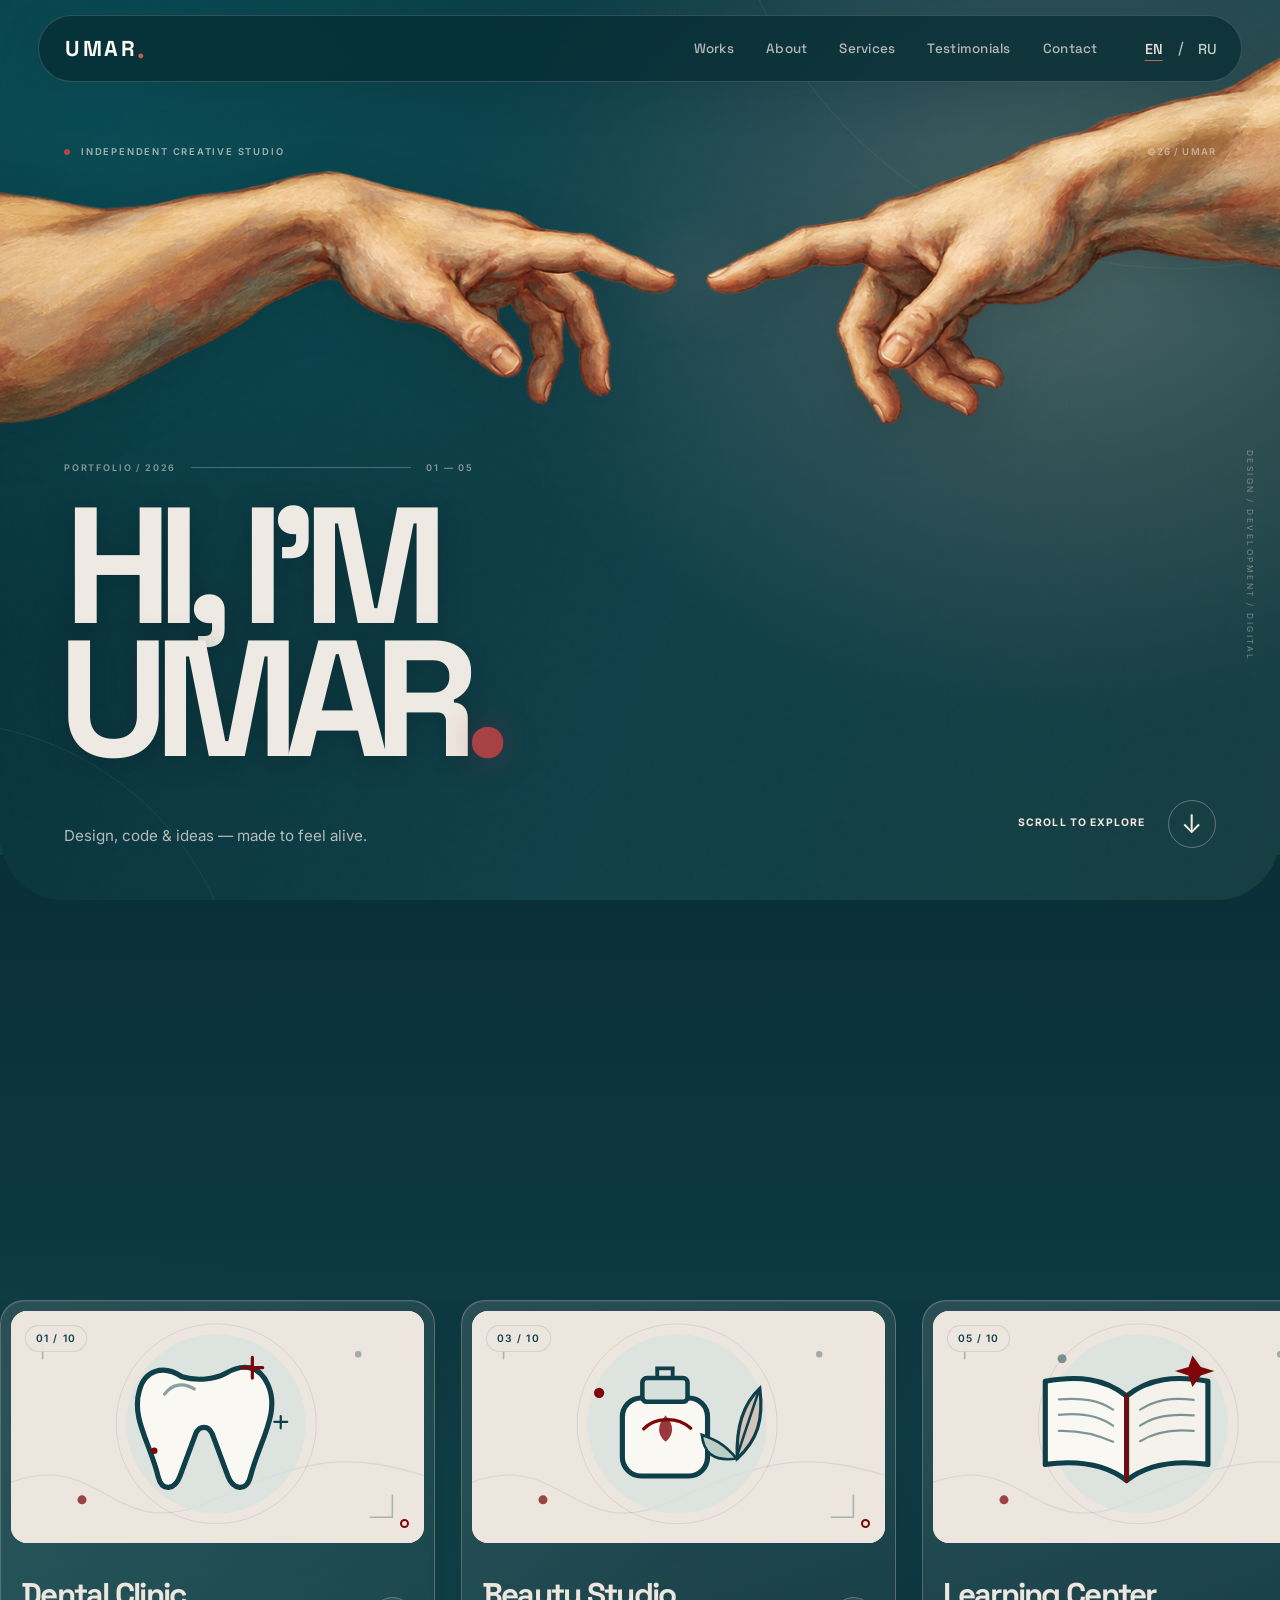
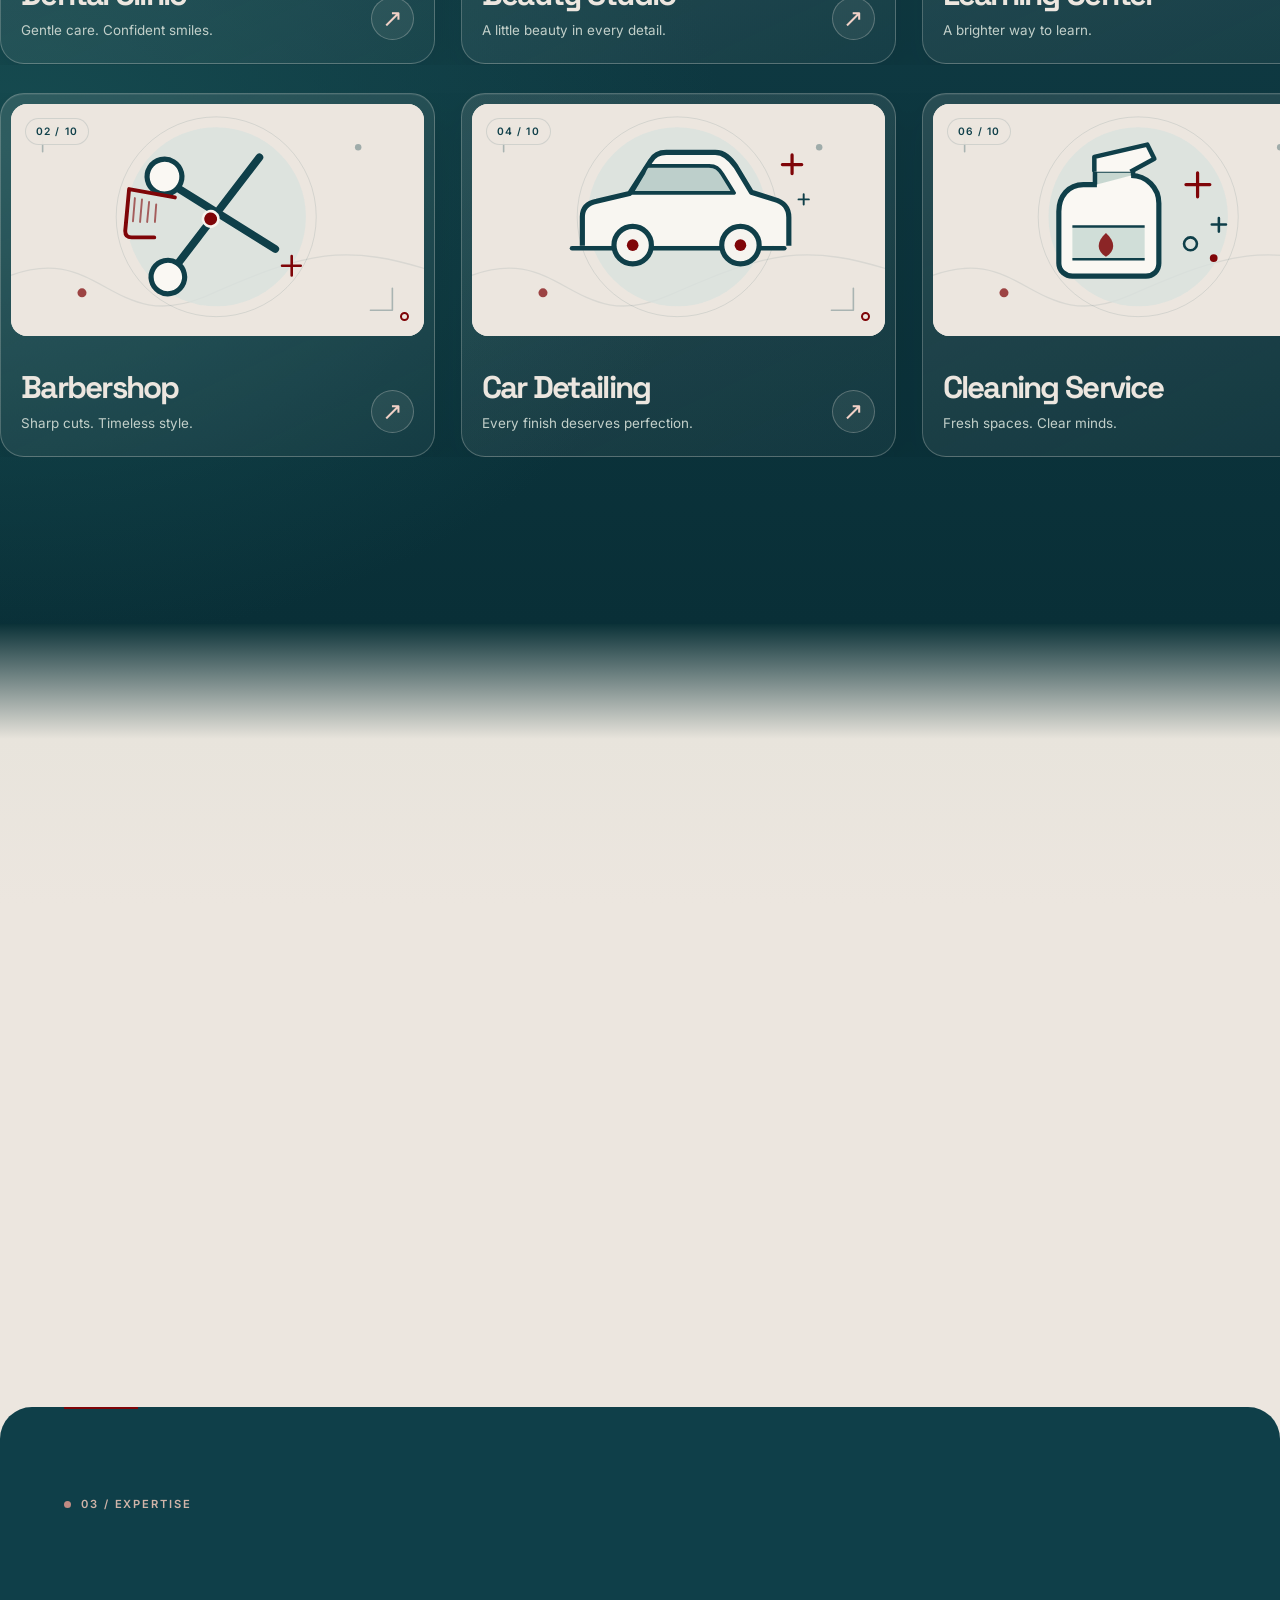
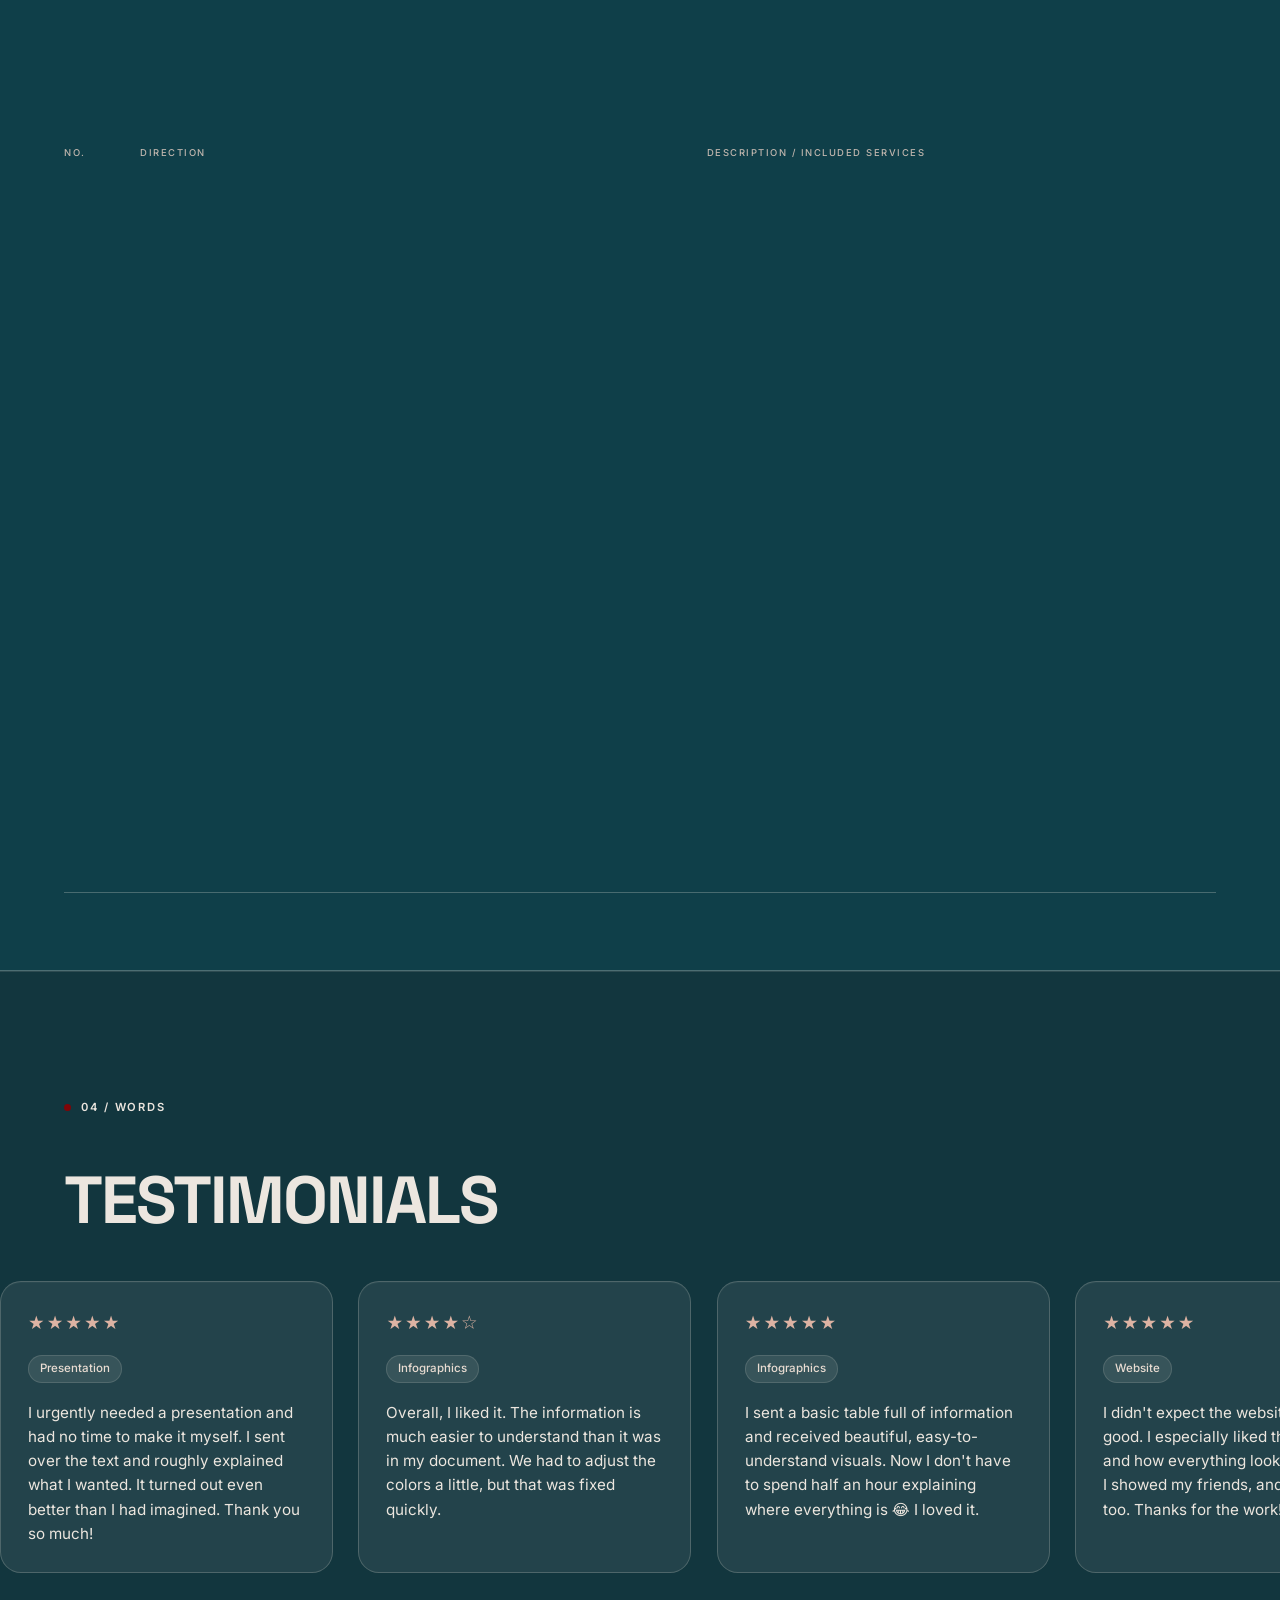
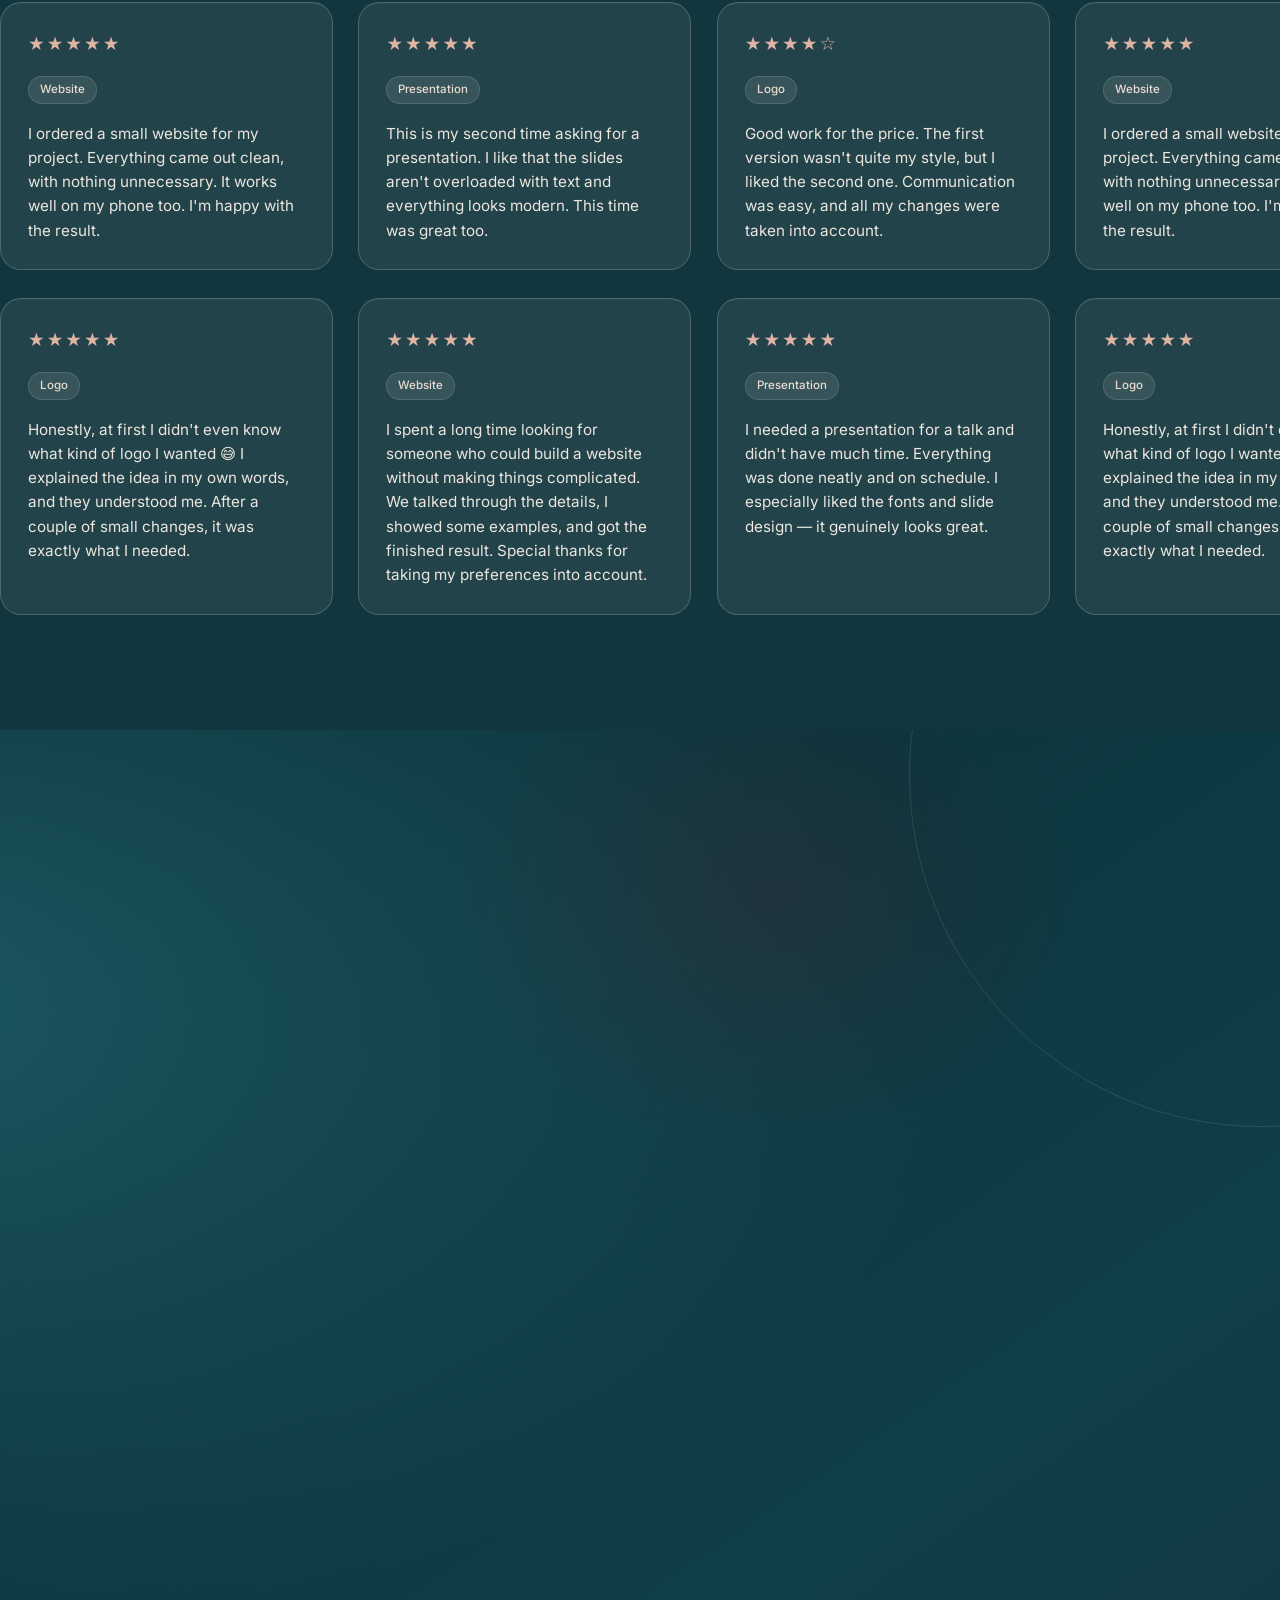
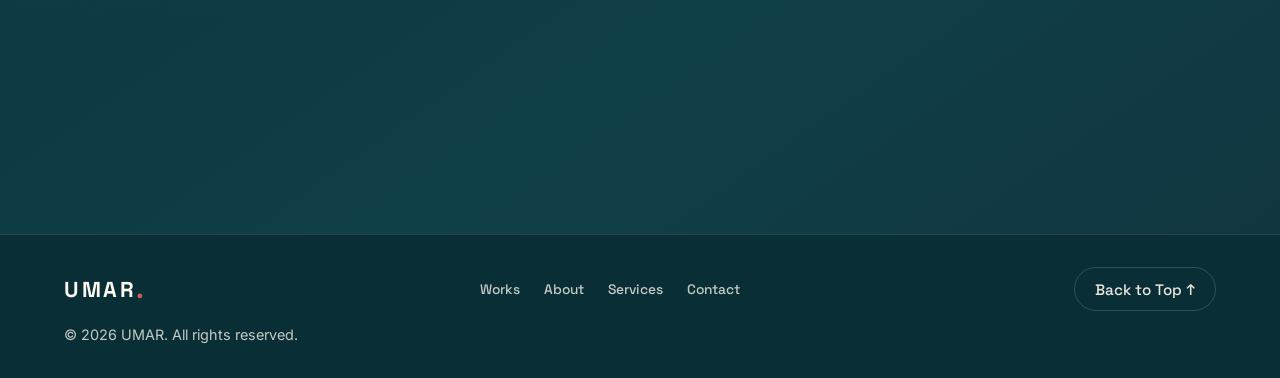
<file: index.html>
<!doctype html>
<html lang="en">
<head>
<meta charset="utf-8">
<meta name="viewport" content="width=device-width, initial-scale=1, viewport-fit=cover">
<title>Umar Portfolio</title>
<meta name="description" content="Portfolio of Umar — websites, design, video and Telegram bots.">
<meta name="theme-color" content="#0f3f49">
<meta http-equiv="Content-Security-Policy" content="default-src 'self'; base-uri 'self'; object-src 'none'; script-src 'self'; style-src 'self'; img-src 'self' data:; font-src 'self'; connect-src 'self' https://formspree.io; form-action 'self' https://formspree.io; frame-src 'none'">
<meta name="referrer" content="strict-origin-when-cross-origin">
<link rel="stylesheet" href="./UMAR_PORTFOLIO_GITHUB_LITE/css/loader.css">
<script src="./UMAR_PORTFOLIO_GITHUB_LITE/js/loader.js"></script>
<meta property="og:title" content="Umar Portfolio"><meta property="og:type" content="website">
<link rel="icon" href="./UMAR_PORTFOLIO_GITHUB_LITE/assets/favicon.svg" type="image/svg+xml">
<link rel="stylesheet" href="./UMAR_PORTFOLIO_GITHUB_LITE/css/styles.css"><link rel="stylesheet" href="./UMAR_PORTFOLIO_GITHUB_LITE/css/redesign.css">
<link rel="stylesheet" href="./UMAR_PORTFOLIO_GITHUB_LITE/css/project-cards.css">
<link rel="stylesheet" href="./UMAR_PORTFOLIO_GITHUB_LITE/css/approved-hands.css"><link rel="stylesheet" href="./UMAR_PORTFOLIO_GITHUB_LITE/css/refinement.css"><link rel="stylesheet" href="./UMAR_PORTFOLIO_GITHUB_LITE/css/social.css">
  <link rel="canonical" href="https://umar3767.github.io/umar.lab/">
</head>
<body class="page-home">

<div class="um-loader" id="umLoader" role="status" aria-hidden="true" aria-label="Loading portfolio" aria-live="polite">
  <div class="um-loader__top" aria-hidden="true"><span>UMAR <strong>/</strong> LAB</span><span>INDEPENDENT CREATIVE STUDIO</span></div>
  <div class="um-loader__center">
    <div class="um-loader__eyebrow" aria-hidden="true">PORTFOLIO EXPERIENCE</div>
    <div class="um-loader__wordmark" aria-hidden="true">UMAR<span>.</span></div>
    <div class="um-loader__descriptor" aria-hidden="true">DESIGN · DEVELOPMENT · DIGITAL</div>
    <div class="um-loader__progress" aria-hidden="true"></div>
    <div class="um-loader__status"><span class="um-loader__pulse" aria-hidden="true"></span><span class="um-loader__en">Preparing the experience</span><span class="um-loader__ru" lang="ru">Загружаем сайт</span></div>
  </div>
  <div class="um-loader__bottom" aria-hidden="true"><span>BUILT WITH INTENTION</span><span>© UMAR / 2026</span></div>
</div>

<a class="skip" href="#main" data-i18n="skip">Skip to content</a>
<header class="nav" id="nav">
  <div class="nav__bar">
    <a class="logo" href="#top" data-i18n-aria="home" aria-label="Umar — home">UMAR<span>.</span></a>
    <nav class="nav__links" id="navLinks" aria-label="Main navigation" data-i18n-aria="mainNav">
      <a href="#works" data-nav="works" data-i18n="nav.works">Works</a>
      <a href="#about" data-nav="about" data-i18n="nav.about">About</a>
      <a href="#services" data-nav="services" data-i18n="nav.services">Services</a>
      <a href="#testimonials" data-nav="testimonials" data-i18n="nav.testimonials" hidden>Testimonials</a>
      <a href="#contact" data-nav="contact" data-i18n="nav.contact">Contact</a>
    </nav>
    <div class="lang" role="group" aria-label="Language" data-i18n-aria="langSwitch">
      <button type="button" data-lang="en" aria-pressed="true">EN</button><span aria-hidden="true">/</span><button type="button" data-lang="ru" aria-pressed="false">RU</button>
    </div>
    <button class="burger" id="burger" type="button" aria-expanded="false" aria-controls="navLinks" aria-label="Menu" data-i18n-aria="menu"><i></i><i></i></button>
  </div>
</header>
<main id="main">
<section class="hero" id="top" aria-label="Umar">
  <div class="hero__grain" aria-hidden="true"></div>
  <div class="hero__orbit hero__orbit--one" aria-hidden="true"></div><div class="hero__orbit hero__orbit--two" aria-hidden="true"></div>
  <div class="hero__eyebrow"><span class="hero__eyebrow-dot"></span><span data-i18n="heroEyebrow">INDEPENDENT CREATIVE STUDIO</span><span class="hero__eyebrow-num">©26 / UMAR</span></div>
  <div class="hero__hands" aria-hidden="true">
    <div id="handL" class="hand-rig hand-rig--left"><div class="hand-pointer"><div class="hand-idle">
      <img class="hero__hand hero__hand--left" src="./UMAR_PORTFOLIO_GITHUB_LITE/assets/left-hand-B.png" width="777" height="1024" alt="" decoding="async" fetchpriority="high">
    </div></div></div>
    <div id="handR" class="hand-rig hand-rig--right"><div class="hand-pointer"><div class="hand-idle">
      <img class="hero__hand hero__hand--right" src="./UMAR_PORTFOLIO_GITHUB_LITE/assets/right-hand-B.png" width="759" height="1024" alt="" decoding="async" fetchpriority="high">
    </div></div></div>
    <span class="hero__touch-light"></span>
  </div>
  <div class="hero__text" id="heroText">
    <div class="hero__index" aria-hidden="true"><span>PORTFOLIO / 2026</span><span class="hero__index-line"></span><span>01 — 05</span></div>
    <h1 class="hero__title"><span class="sr">HI, I'M UMAR</span><span class="vis" id="heroVis" aria-hidden="true"><span class="hero__title-top">HI, I'M</span><span class="hero__title-bottom">UMAR<b>.</b></span></span></h1>
    <div class="hero__bottom"><p class="hero__sub" data-i18n="heroSub">Websites, design &amp; tools</p><a class="hero__scroll" href="#works" data-i18n-aria="scrollLabel" aria-label="Scroll to projects"><span data-i18n="scroll">Scroll to explore</span><span class="hero__scroll-icon">↓</span></a></div>
  </div>
  <div class="hero__edge" aria-hidden="true">DESIGN / DEVELOPMENT / DIGITAL</div>
</section>
<section class="works dark" id="works" aria-labelledby="worksH">
  <div class="wrap works__head"><div class="section-heading"><p class="section-kicker"><span class="dot"></span> 01 / SELECTED</p><h2 id="worksH" data-i18n="worksTitle">SELECTED WORKS</h2></div><a class="textlink" href="./works.html" data-i18n="viewAll">View All Works ↗</a></div>
  <div class="rows" id="workRows"></div>
  <noscript><div class="nojs-gallery" aria-label="Projects"><a href="https://umar3767.github.io/business-websites-10/01-dental/" target="_blank" rel="noopener noreferrer"><span>Dental Clinic</span><small>Gentle care. Confident smiles.</small><span aria-hidden="true">↗</span></a>
<a href="https://umar3767.github.io/business-websites-10/02-barbershop/" target="_blank" rel="noopener noreferrer"><span>Barbershop</span><small>Sharp cuts. Timeless style.</small><span aria-hidden="true">↗</span></a>
<a href="https://umar3767.github.io/business-websites-10/03-beauty-salon/" target="_blank" rel="noopener noreferrer"><span>Beauty Studio</span><small>A little beauty in every detail.</small><span aria-hidden="true">↗</span></a>
<a href="https://umar3767.github.io/business-websites-10/04-car-detailing/" target="_blank" rel="noopener noreferrer"><span>Car Detailing</span><small>Every finish deserves perfection.</small><span aria-hidden="true">↗</span></a>
<a href="https://umar3767.github.io/business-websites-10/05-learning-center/" target="_blank" rel="noopener noreferrer"><span>Learning Center</span><small>A brighter way to learn.</small><span aria-hidden="true">↗</span></a>
<a href="https://umar3767.github.io/business-websites-10/06-cleaning/" target="_blank" rel="noopener noreferrer"><span>Cleaning Service</span><small>Fresh spaces. Clear minds.</small><span aria-hidden="true">↗</span></a>
<a href="https://umar3767.github.io/business-websites-10/07-auto-service/" target="_blank" rel="noopener noreferrer"><span>Auto Repair</span><small>Expert care for every mile.</small><span aria-hidden="true">↗</span></a>
<a href="https://umar3767.github.io/business-websites-10/08-furniture/" target="_blank" rel="noopener noreferrer"><span>Furniture Studio</span><small>Comfort shaped by design.</small><span aria-hidden="true">↗</span></a>
<a href="https://umar3767.github.io/business-websites-10/09-renovation/" target="_blank" rel="noopener noreferrer"><span>Home Renovation</span><small>Better spaces, thoughtfully made.</small><span aria-hidden="true">↗</span></a>
<a href="https://umar3767.github.io/business-websites-10/10-flower-shop/" target="_blank" rel="noopener noreferrer"><span>Flower Shop</span><small>Flowers for every meaningful moment.</small><span aria-hidden="true">↗</span></a></div></noscript>
  <p class="wrap empty" id="workEmpty" hidden data-i18n="empty"></p>
</section>
<section class="about light" id="about" aria-labelledby="aboutH">
  <div class="wrap about__in"><div class="about__intro"><p class="section-kicker"><span class="dot"></span> 02 / THE PERSON</p><h2 id="aboutH" data-i18n="aboutTitle">ABOUT ME</h2></div>
    <div class="about__content">
      <div class="about__masthead"><div><p class="about__caption" data-i18n="aboutProfileLabel">PROFILE</p><p class="about__name" id="aboutName">Umar</p></div><span class="about__seal" aria-hidden="true"><span>u<b>.</b></span></span></div>
      <!-- Default-language content remains readable if JavaScript is unavailable. -->
      <p class="about__text" id="aboutText">My name is Umar, I’m 15 years old, and I live in Uzbekistan. I enjoy learning new things, exploring creative ideas, and constantly improving myself. In my free time, I enjoy playing football and exploring modern technology. I like setting goals and working towards achieving them.</p>
      <div class="about__skills"><p class="about__caption" data-i18n="aboutSkillsLabel">AREAS OF FOCUS</p><ul class="tags" id="aboutSkills"><li>Web Development &amp; UI/UX</li><li>Graphic Design &amp; Branding</li><li>AI Tools &amp; Telegram Bots</li><li>Presentations &amp; Infographics</li><li>Video Editing</li></ul></div>
    </div></div>
</section>
<section class="services dark" id="services" aria-labelledby="servH">
  <div class="wrap"><p class="section-kicker"><span class="dot"></span> 03 / EXPERTISE</p><div class="services__titleline"><h2 id="servH" data-i18n="servicesTitle">SERVICES</h2><span class="services__aside" data-i18n="servicesAside">THOUGHTFUL WORK,<br> BUILT TO MATTER.</span></div><div class="services__legend" aria-hidden="true"><span data-i18n="servicesNumberLabel">NO.</span><span data-i18n="servicesDirectionLabel">DIRECTION</span><span data-i18n="servicesScopeLabel">DESCRIPTION / INCLUDED SERVICES</span></div>
    <!-- Static default-language fallback; app.js refreshes from content.js on load. -->
    <ol class="svc" id="svcList"><li class="svc__group"><span class="n">01</span><h3>Websites &amp; Redesign</h3><div class="svc__detail"><p class="svc__description">New websites and thoughtful updates to existing designs.</p><ul class="svc__items"><li>Website Creation</li><li>Design Refresh</li></ul></div></li>
<li class="svc__group"><span class="n">02</span><h3>Branding &amp; Graphic Design</h3><div class="svc__detail"><p class="svc__description">Logos and visual materials with a consistent identity.</p><ul class="svc__items"><li>Graphic Design</li><li>Logo Design</li><li>Social Media Design</li></ul></div></li>
<li class="svc__group"><span class="n">03</span><h3>Presentations &amp; Documents</h3><div class="svc__detail"><p class="svc__description">Clear presentations, infographics and well-structured documents.</p><ul class="svc__items"><li>Presentations</li><li>Infographics</li><li>Document Design &amp; Formatting</li></ul></div></li>
<li class="svc__group"><span class="n">04</span><h3>Telegram Bots</h3><div class="svc__detail"><p class="svc__description">Practical Telegram bots for orders, answers and reminders.</p><ul class="svc__items"><li>Telegram Bots</li></ul></div></li>
<li class="svc__group"><span class="n">05</span><h3>Video Editing</h3><div class="svc__detail"><p class="svc__description">Editing, pacing and finishing touches for your footage.</p><ul class="svc__items"><li>Video Editing</li></ul></div></li></ol></div>
</section>
<section class="testi dark" id="testimonials" aria-labelledby="testH" hidden>
  <div class="wrap"><p class="section-kicker"><span class="dot"></span> 04 / WORDS</p><h2 id="testH" data-i18n="testimonialsTitle">TESTIMONIALS</h2></div>
  <div class="rows" id="testiRows"></div>
</section>
<section class="contact dark2" id="contact" aria-labelledby="contH">
  <div class="wrap contact__in"><div class="contact__glow" aria-hidden="true"></div>
    <div class="contact__intro"><p class="section-kicker"><span class="dot"></span> 05 / NEXT CHAPTER</p><h2 id="contH" class="contact__title" data-i18n="contactTitle">LET'S MAKE SOMETHING GREAT.</h2>
      <p class="contact__text" data-i18n="contactText"></p>
      <ul class="links" id="contactLinks"></ul>
      <noscript><div class="nojs-contact"><a href="https://t.me/Pac1fik01" target="_blank" rel="noopener noreferrer">Telegram ↗</a><a href="https://wa.me/998975591991" target="_blank" rel="noopener noreferrer">WhatsApp ↗</a><a href="tel:+998975591991">Call / Звонок ↗</a></div></noscript></div>
    <form id="form" class="contact__form" novalidate hidden><p class="form__header" data-i18n="formHeader">A GOOD PROJECT STARTS WITH HELLO. <span aria-hidden="true">↗</span></p>
      <div class="field"><label for="fName" data-i18n="name">Name</label><input id="fName" name="name" type="text" autocomplete="name" maxlength="80" required aria-describedby="eName"><p class="err" id="eName"></p></div>
      <div class="field"><label for="fEmail" data-i18n="email">Email</label><input id="fEmail" name="email" type="email" autocomplete="email" maxlength="120" required aria-describedby="eEmail"><p class="err" id="eEmail"></p></div>
      <div class="field"><label for="fMsg" data-i18n="message">Message</label><textarea id="fMsg" name="message" rows="5" maxlength="3000" required aria-describedby="eMsg"></textarea><p class="err" id="eMsg"></p></div>
      <div class="hp" aria-hidden="true"><label>Leave empty<input type="text" name="_gotcha" tabindex="-1" autocomplete="off"></label></div>
      <button class="btn" id="send" type="submit" data-i18n="send">Send Message</button>
      <p class="status" id="status" role="status" aria-live="polite"></p>
      <p class="form__privacy" data-i18n="formPrivacy">Messages are delivered through Formspree. Please do not include passwords or sensitive information.</p>
    </form>
  </div>
</section>
</main>
<footer class="foot">
  <div class="wrap foot__in">
    <a class="logo" href="#top" aria-label="Umar" >UMAR<span>.</span></a>
    <nav aria-label="Footer navigation" data-i18n-aria="footNav" class="foot__nav">
      <a href="#works" data-i18n="nav.works">Works</a><a href="#about" data-i18n="nav.about">About</a><a href="#services" data-i18n="nav.services">Services</a><a href="#contact" data-i18n="nav.contact">Contact</a>
    </nav>
    <button class="totop" type="button" id="toTop" data-i18n="top">Back to Top ↑</button>
    <p class="foot__copy">© <span id="year">2026</span> UMAR. <span data-i18n="rights">All rights reserved.</span></p>
  </div>
</footer>
<noscript><p class="noscript">Please enable JavaScript to view this portfolio.</p></noscript>
<script src="./UMAR_PORTFOLIO_GITHUB_LITE/content.js"></script>
<script src="./UMAR_PORTFOLIO_GITHUB_LITE/js/app.js"></script>
<script src="./UMAR_PORTFOLIO_GITHUB_LITE/js/motion.js"></script>
<script src="./UMAR_PORTFOLIO_GITHUB_LITE/js/contact.js"></script>
</body>
</html>
</file>
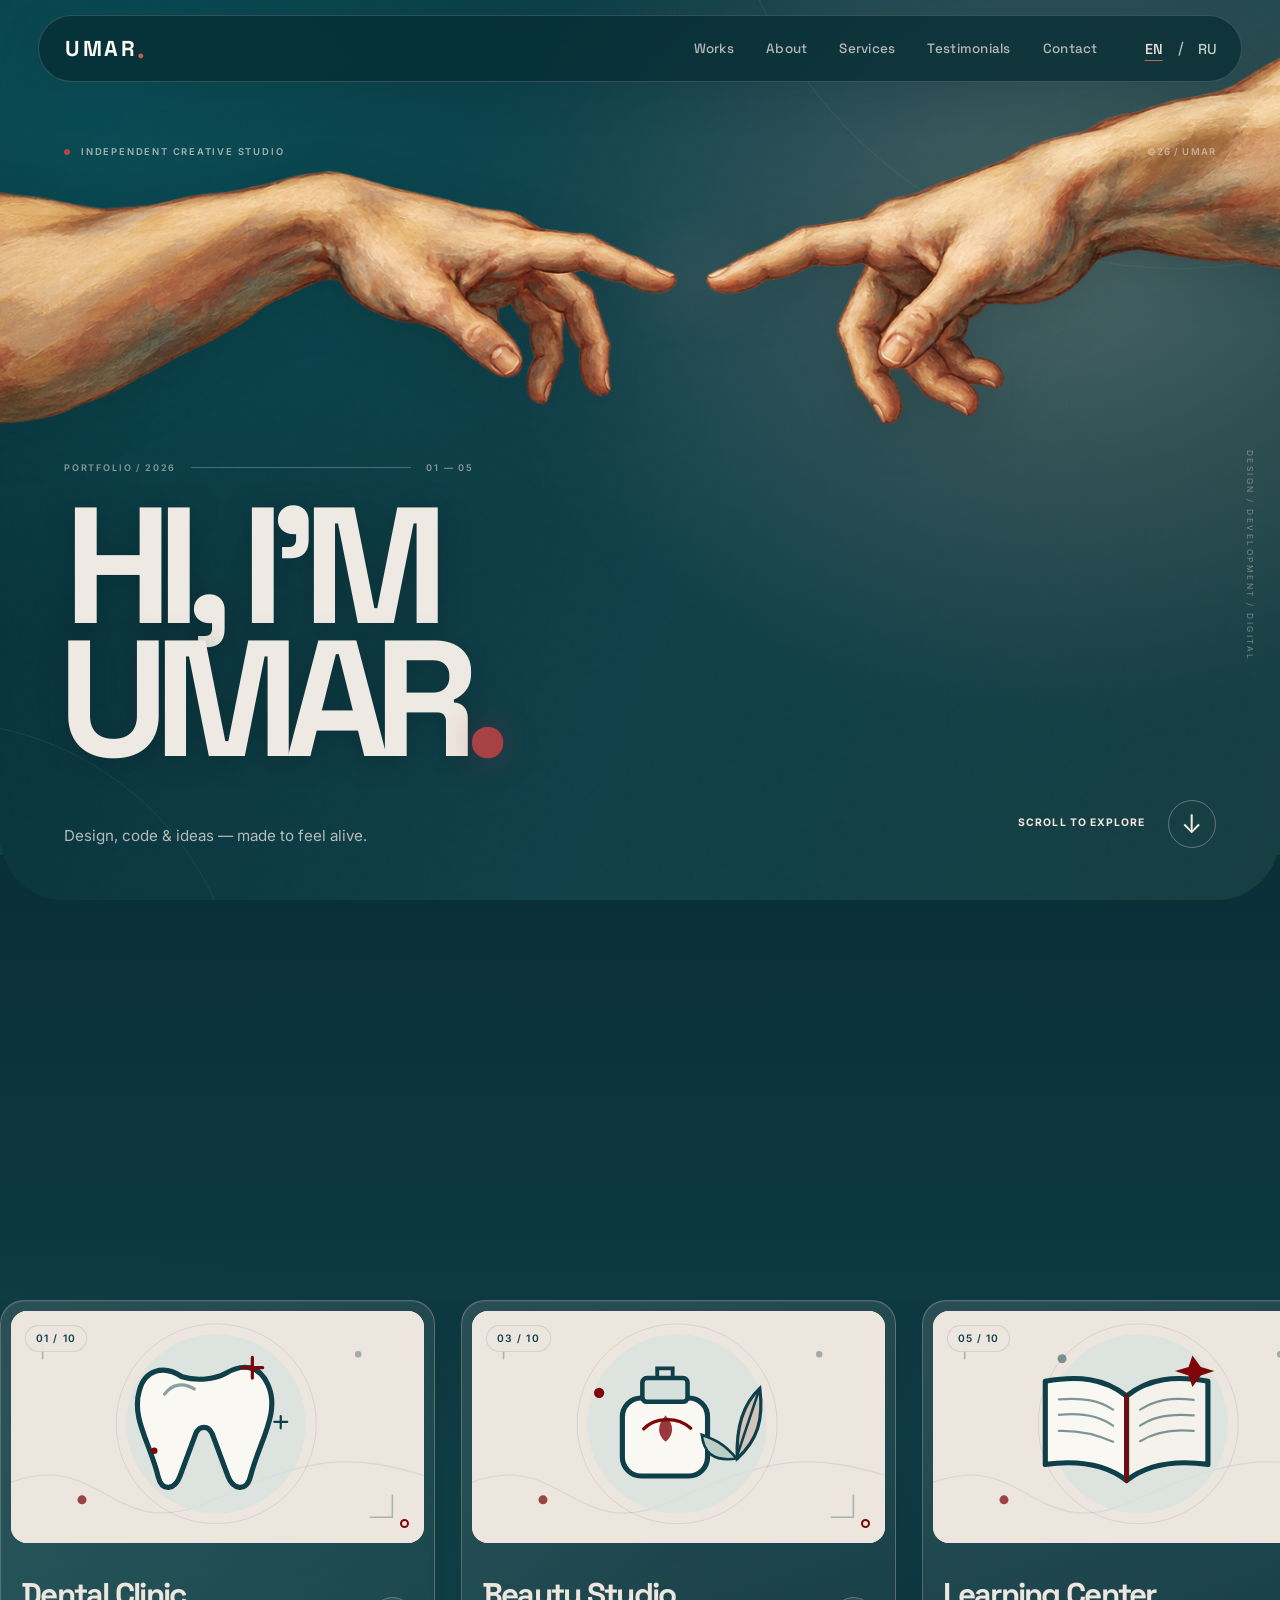
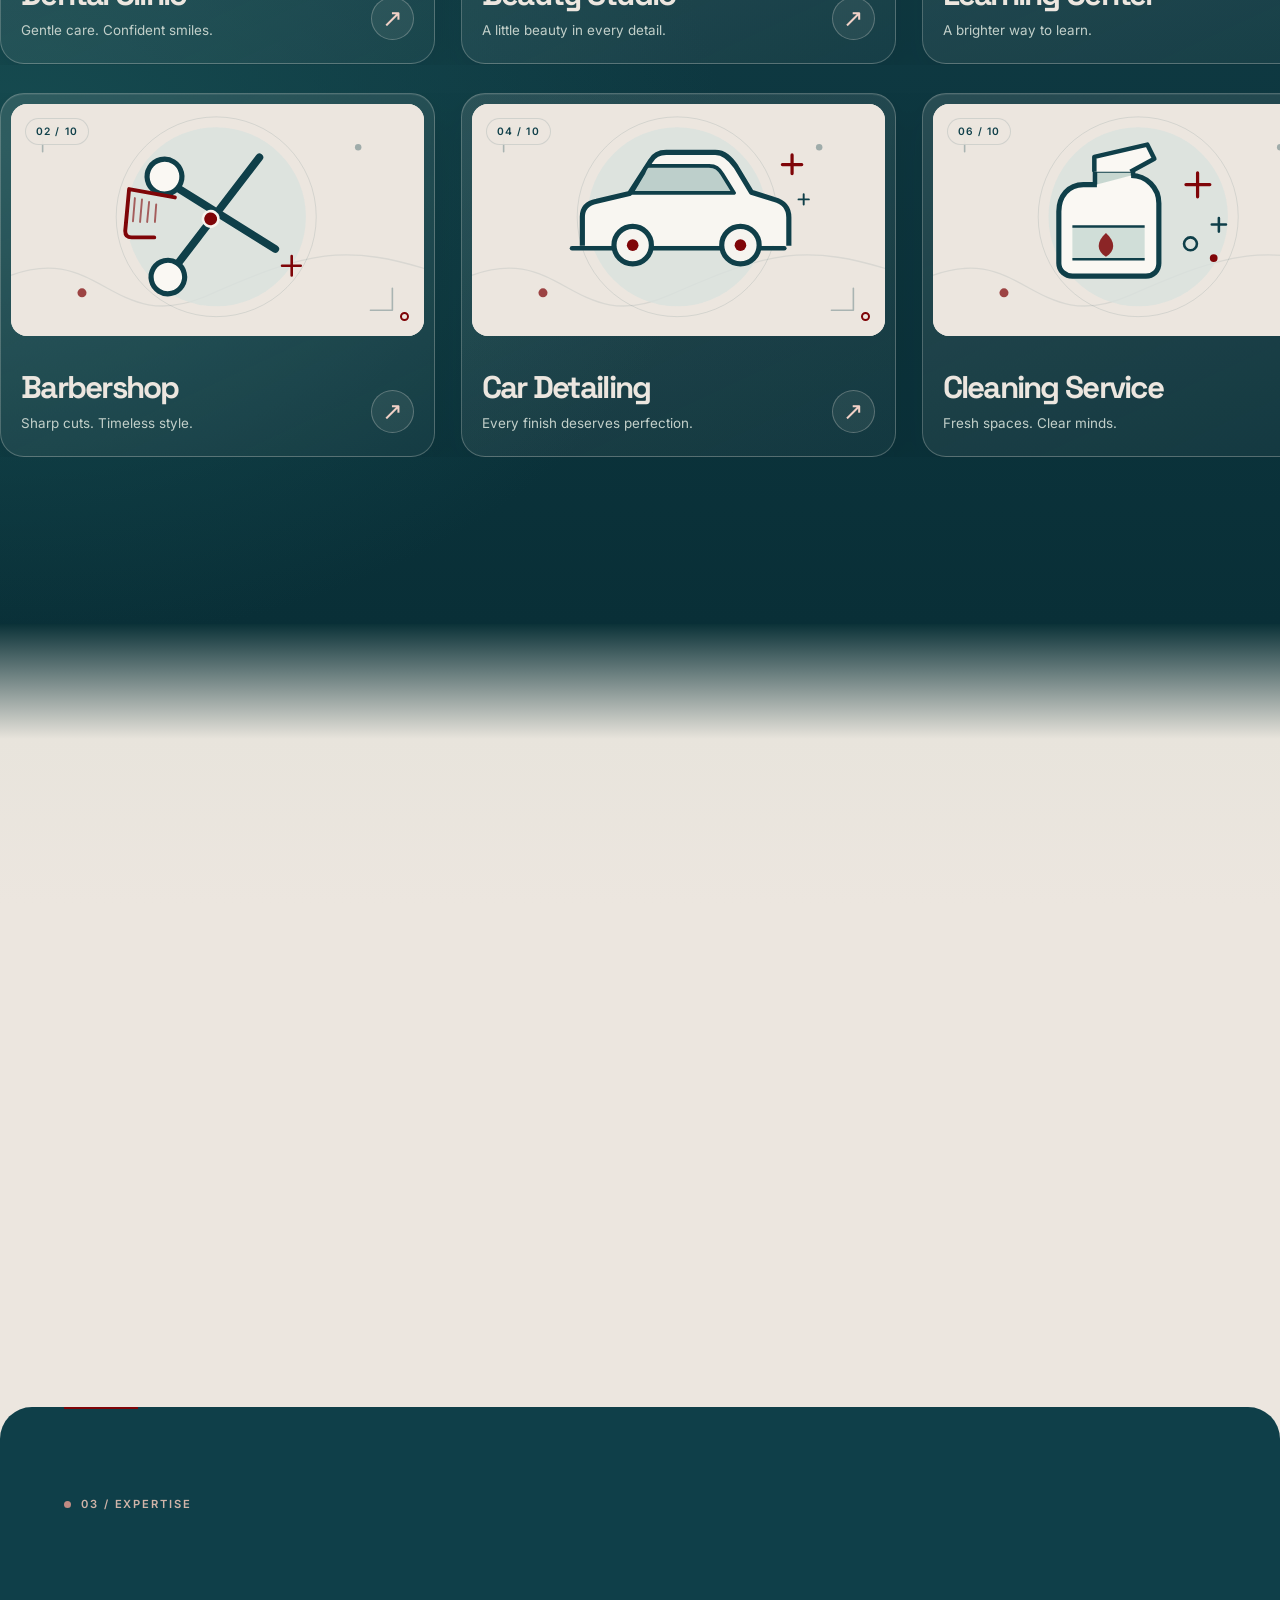
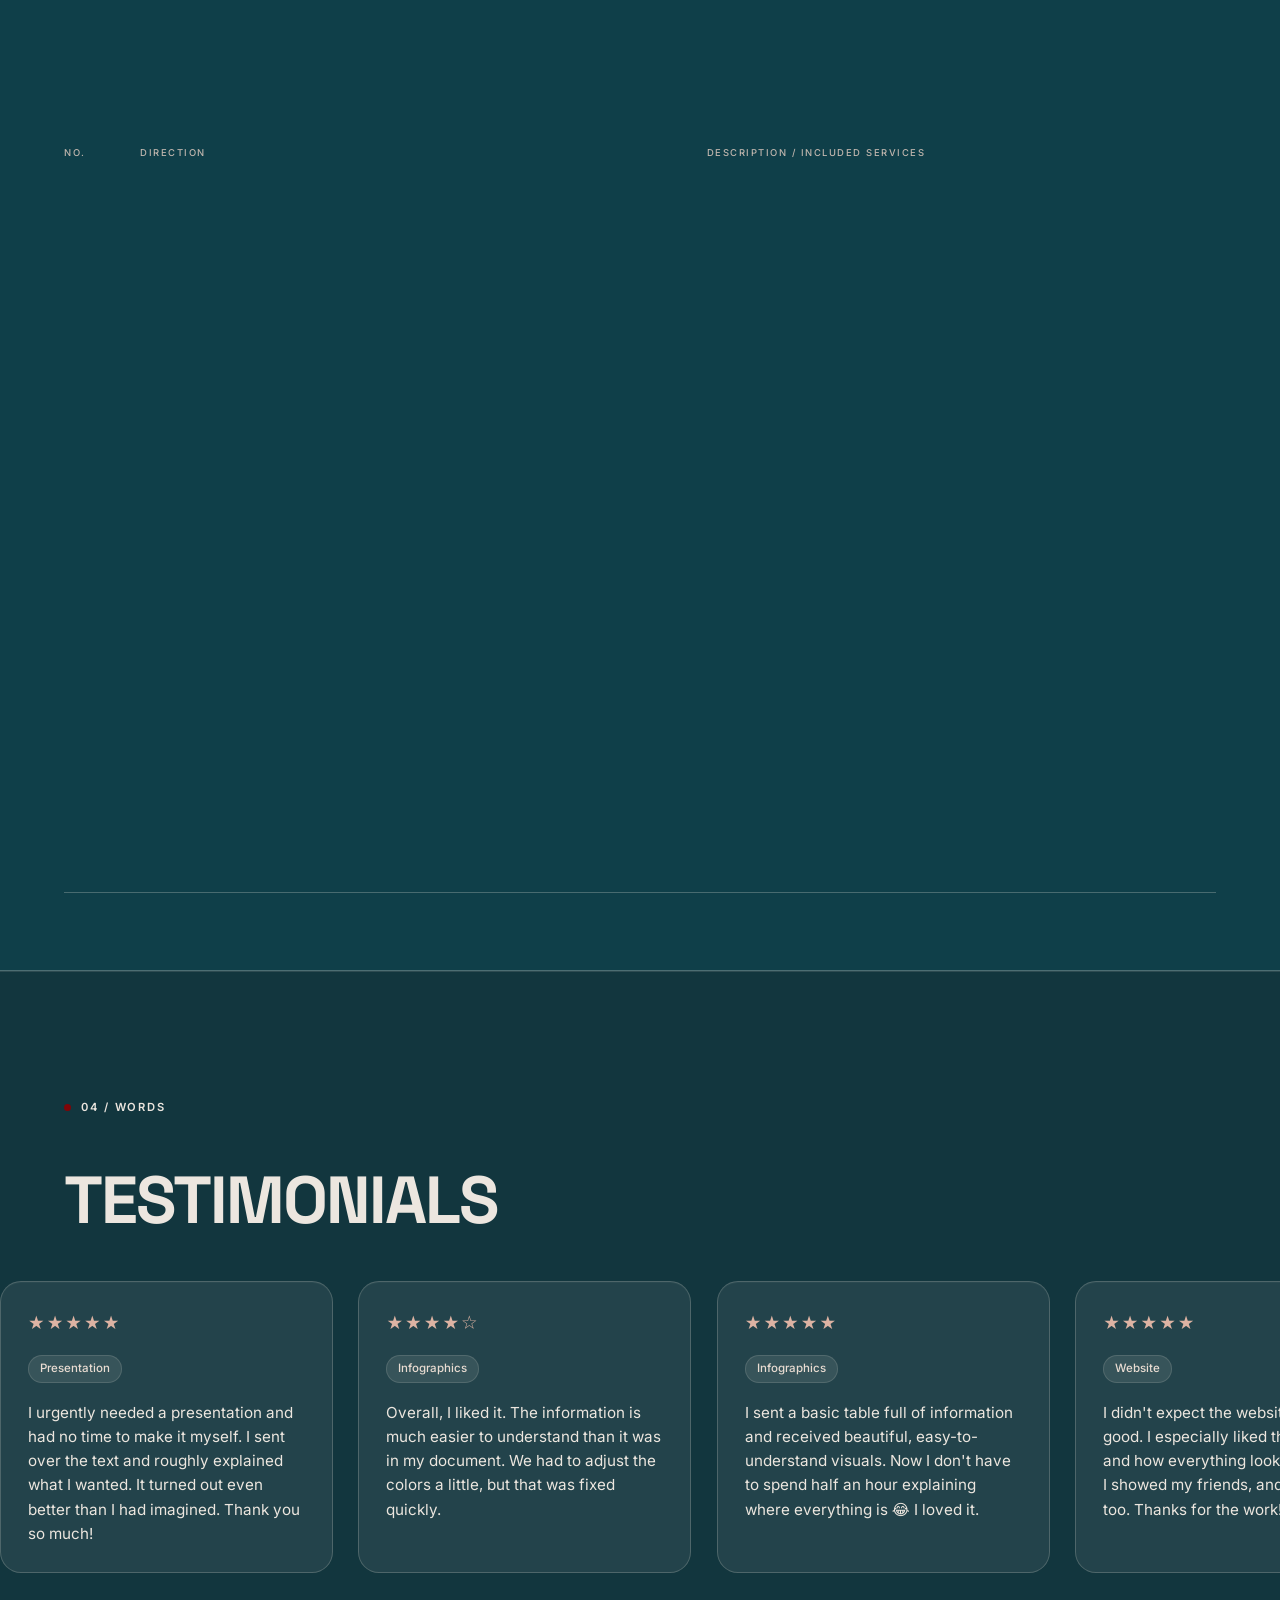
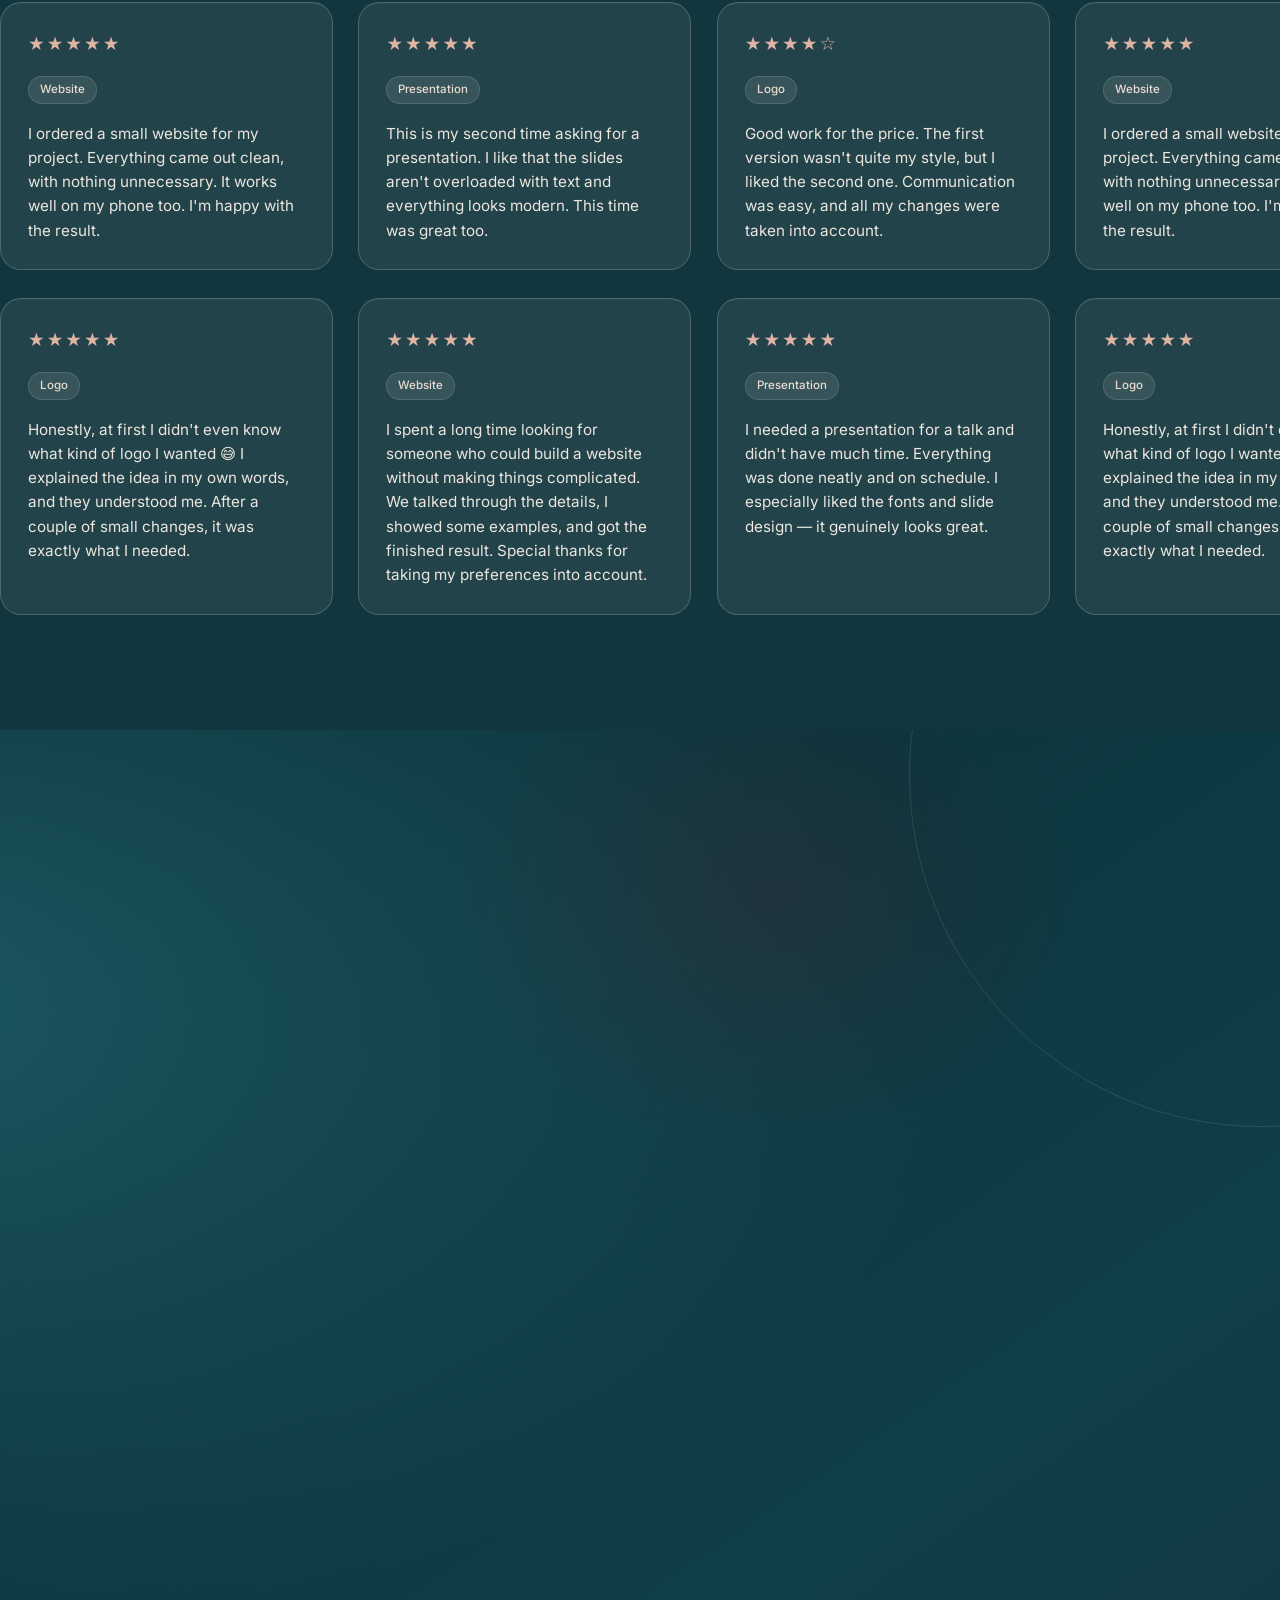
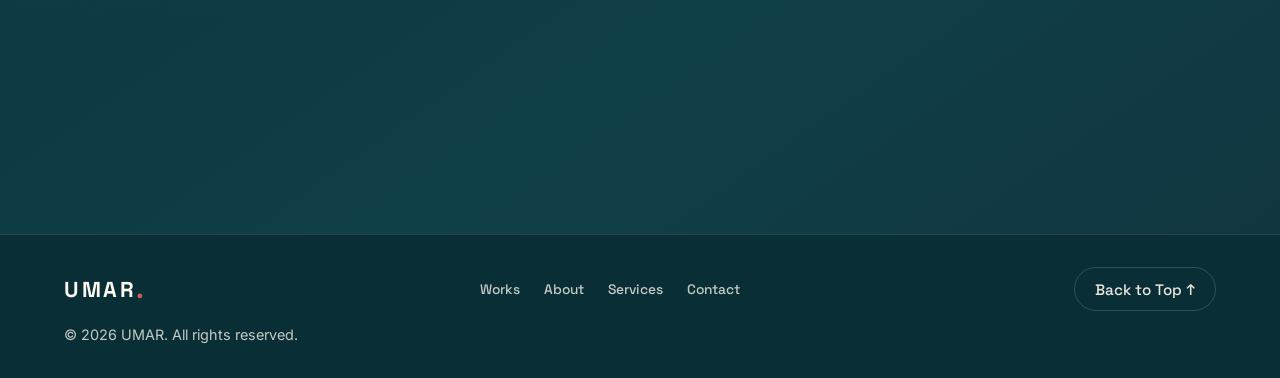
<file: UMAR_PORTFOLIO_GITHUB_LITE/index.html>
<!doctype html>
<html lang="en">
<head>
<meta charset="utf-8">
<meta name="viewport" content="width=device-width, initial-scale=1, viewport-fit=cover">
<title>Umar Portfolio</title>
<meta name="description" content="Portfolio of Umar — websites, design, video and Telegram bots.">
<meta name="theme-color" content="#0f3f49">
<meta http-equiv="Content-Security-Policy" content="default-src 'self'; base-uri 'self'; object-src 'none'; script-src 'self'; style-src 'self'; img-src 'self' data:; font-src 'self'; connect-src 'self' https://formspree.io; form-action 'self' https://formspree.io; frame-src 'none'">
<meta name="referrer" content="strict-origin-when-cross-origin">
<link rel="stylesheet" href="./css/loader.css">
<script src="./js/loader.js"></script>
<meta property="og:title" content="Umar Portfolio"><meta property="og:type" content="website">
<link rel="icon" href="./assets/favicon.svg" type="image/svg+xml">
<link rel="stylesheet" href="./css/styles.css"><link rel="stylesheet" href="./css/redesign.css">
<link rel="stylesheet" href="./css/project-cards.css">
<link rel="stylesheet" href="./css/approved-hands.css"><link rel="stylesheet" href="./css/refinement.css"><link rel="stylesheet" href="./css/social.css">
</head>
<body class="page-home">

<div class="um-loader" id="umLoader" role="status" aria-hidden="true" aria-label="Loading portfolio" aria-live="polite">
  <div class="um-loader__top" aria-hidden="true"><span>UMAR <strong>/</strong> LAB</span><span>INDEPENDENT CREATIVE STUDIO</span></div>
  <div class="um-loader__center">
    <div class="um-loader__eyebrow" aria-hidden="true">PORTFOLIO EXPERIENCE</div>
    <div class="um-loader__wordmark" aria-hidden="true">UMAR<span>.</span></div>
    <div class="um-loader__descriptor" aria-hidden="true">DESIGN · DEVELOPMENT · DIGITAL</div>
    <div class="um-loader__progress" aria-hidden="true"></div>
    <div class="um-loader__status"><span class="um-loader__pulse" aria-hidden="true"></span><span class="um-loader__en">Preparing the experience</span><span class="um-loader__ru" lang="ru">Загружаем сайт</span></div>
  </div>
  <div class="um-loader__bottom" aria-hidden="true"><span>BUILT WITH INTENTION</span><span>© UMAR / 2026</span></div>
</div>

<a class="skip" href="#main" data-i18n="skip">Skip to content</a>
<header class="nav" id="nav">
  <div class="nav__bar">
    <a class="logo" href="#top" data-i18n-aria="home" aria-label="Umar — home">UMAR<span>.</span></a>
    <nav class="nav__links" id="navLinks" aria-label="Main navigation" data-i18n-aria="mainNav">
      <a href="#works" data-nav="works" data-i18n="nav.works">Works</a>
      <a href="#about" data-nav="about" data-i18n="nav.about">About</a>
      <a href="#services" data-nav="services" data-i18n="nav.services">Services</a>
      <a href="#testimonials" data-nav="testimonials" data-i18n="nav.testimonials" hidden>Testimonials</a>
      <a href="#contact" data-nav="contact" data-i18n="nav.contact">Contact</a>
    </nav>
    <div class="lang" role="group" aria-label="Language" data-i18n-aria="langSwitch">
      <button type="button" data-lang="en" aria-pressed="true">EN</button><span aria-hidden="true">/</span><button type="button" data-lang="ru" aria-pressed="false">RU</button>
    </div>
    <button class="burger" id="burger" type="button" aria-expanded="false" aria-controls="navLinks" aria-label="Menu" data-i18n-aria="menu"><i></i><i></i></button>
  </div>
</header>
<main id="main">
<section class="hero" id="top" aria-label="Umar">
  <div class="hero__grain" aria-hidden="true"></div>
  <div class="hero__orbit hero__orbit--one" aria-hidden="true"></div><div class="hero__orbit hero__orbit--two" aria-hidden="true"></div>
  <div class="hero__eyebrow"><span class="hero__eyebrow-dot"></span><span data-i18n="heroEyebrow">INDEPENDENT CREATIVE STUDIO</span><span class="hero__eyebrow-num">©26 / UMAR</span></div>
  <div class="hero__hands" aria-hidden="true">
    <div id="handL" class="hand-rig hand-rig--left"><div class="hand-pointer"><div class="hand-idle">
      <img class="hero__hand hero__hand--left" src="./assets/left-hand-B.png" width="777" height="1024" alt="" decoding="async" fetchpriority="high">
    </div></div></div>
    <div id="handR" class="hand-rig hand-rig--right"><div class="hand-pointer"><div class="hand-idle">
      <img class="hero__hand hero__hand--right" src="./assets/right-hand-B.png" width="759" height="1024" alt="" decoding="async" fetchpriority="high">
    </div></div></div>
    <span class="hero__touch-light"></span>
  </div>
  <div class="hero__text" id="heroText">
    <div class="hero__index" aria-hidden="true"><span>PORTFOLIO / 2026</span><span class="hero__index-line"></span><span>01 — 05</span></div>
    <h1 class="hero__title"><span class="sr">HI, I'M UMAR</span><span class="vis" id="heroVis" aria-hidden="true"><span class="hero__title-top">HI, I'M</span><span class="hero__title-bottom">UMAR<b>.</b></span></span></h1>
    <div class="hero__bottom"><p class="hero__sub" data-i18n="heroSub">Websites, design &amp; tools</p><a class="hero__scroll" href="#works" data-i18n-aria="scrollLabel" aria-label="Scroll to projects"><span data-i18n="scroll">Scroll to explore</span><span class="hero__scroll-icon">↓</span></a></div>
  </div>
  <div class="hero__edge" aria-hidden="true">DESIGN / DEVELOPMENT / DIGITAL</div>
</section>
<section class="works dark" id="works" aria-labelledby="worksH">
  <div class="wrap works__head"><div class="section-heading"><p class="section-kicker"><span class="dot"></span> 01 / SELECTED</p><h2 id="worksH" data-i18n="worksTitle">SELECTED WORKS</h2></div><a class="textlink" href="./works.html" data-i18n="viewAll">View All Works ↗</a></div>
  <div class="rows" id="workRows"></div>
  <noscript><div class="nojs-gallery" aria-label="Projects"><a href="https://umar3767.github.io/business-websites-10/01-dental/" target="_blank" rel="noopener noreferrer"><span>Dental Clinic</span><small>Gentle care. Confident smiles.</small><span aria-hidden="true">↗</span></a>
<a href="https://umar3767.github.io/business-websites-10/02-barbershop/" target="_blank" rel="noopener noreferrer"><span>Barbershop</span><small>Sharp cuts. Timeless style.</small><span aria-hidden="true">↗</span></a>
<a href="https://umar3767.github.io/business-websites-10/03-beauty-salon/" target="_blank" rel="noopener noreferrer"><span>Beauty Studio</span><small>A little beauty in every detail.</small><span aria-hidden="true">↗</span></a>
<a href="https://umar3767.github.io/business-websites-10/04-car-detailing/" target="_blank" rel="noopener noreferrer"><span>Car Detailing</span><small>Every finish deserves perfection.</small><span aria-hidden="true">↗</span></a>
<a href="https://umar3767.github.io/business-websites-10/05-learning-center/" target="_blank" rel="noopener noreferrer"><span>Learning Center</span><small>A brighter way to learn.</small><span aria-hidden="true">↗</span></a>
<a href="https://umar3767.github.io/business-websites-10/06-cleaning/" target="_blank" rel="noopener noreferrer"><span>Cleaning Service</span><small>Fresh spaces. Clear minds.</small><span aria-hidden="true">↗</span></a>
<a href="https://umar3767.github.io/business-websites-10/07-auto-service/" target="_blank" rel="noopener noreferrer"><span>Auto Repair</span><small>Expert care for every mile.</small><span aria-hidden="true">↗</span></a>
<a href="https://umar3767.github.io/business-websites-10/08-furniture/" target="_blank" rel="noopener noreferrer"><span>Furniture Studio</span><small>Comfort shaped by design.</small><span aria-hidden="true">↗</span></a>
<a href="https://umar3767.github.io/business-websites-10/09-renovation/" target="_blank" rel="noopener noreferrer"><span>Home Renovation</span><small>Better spaces, thoughtfully made.</small><span aria-hidden="true">↗</span></a>
<a href="https://umar3767.github.io/business-websites-10/10-flower-shop/" target="_blank" rel="noopener noreferrer"><span>Flower Shop</span><small>Flowers for every meaningful moment.</small><span aria-hidden="true">↗</span></a></div></noscript>
  <p class="wrap empty" id="workEmpty" hidden data-i18n="empty"></p>
</section>
<section class="about light" id="about" aria-labelledby="aboutH">
  <div class="wrap about__in"><div class="about__intro"><p class="section-kicker"><span class="dot"></span> 02 / THE PERSON</p><h2 id="aboutH" data-i18n="aboutTitle">ABOUT ME</h2></div>
    <div class="about__content">
      <div class="about__masthead"><div><p class="about__caption" data-i18n="aboutProfileLabel">PROFILE</p><p class="about__name" id="aboutName">Umar</p></div><span class="about__seal" aria-hidden="true"><span>u<b>.</b></span></span></div>
      <!-- Default-language content remains readable if JavaScript is unavailable. -->
      <p class="about__text" id="aboutText">My name is Umar, I’m 15 years old, and I live in Uzbekistan. I enjoy learning new things, exploring creative ideas, and constantly improving myself. In my free time, I enjoy playing football and exploring modern technology. I like setting goals and working towards achieving them.</p>
      <div class="about__skills"><p class="about__caption" data-i18n="aboutSkillsLabel">AREAS OF FOCUS</p><ul class="tags" id="aboutSkills"><li>Web Development &amp; UI/UX</li><li>Graphic Design &amp; Branding</li><li>AI Tools &amp; Telegram Bots</li><li>Presentations &amp; Infographics</li><li>Video Editing</li></ul></div>
    </div></div>
</section>
<section class="services dark" id="services" aria-labelledby="servH">
  <div class="wrap"><p class="section-kicker"><span class="dot"></span> 03 / EXPERTISE</p><div class="services__titleline"><h2 id="servH" data-i18n="servicesTitle">SERVICES</h2><span class="services__aside" data-i18n="servicesAside">THOUGHTFUL WORK,<br> BUILT TO MATTER.</span></div><div class="services__legend" aria-hidden="true"><span data-i18n="servicesNumberLabel">NO.</span><span data-i18n="servicesDirectionLabel">DIRECTION</span><span data-i18n="servicesScopeLabel">DESCRIPTION / INCLUDED SERVICES</span></div>
    <!-- Static default-language fallback; app.js refreshes from content.js on load. -->
    <ol class="svc" id="svcList"><li class="svc__group"><span class="n">01</span><h3>Websites &amp; Redesign</h3><div class="svc__detail"><p class="svc__description">New websites and thoughtful updates to existing designs.</p><ul class="svc__items"><li>Website Creation</li><li>Design Refresh</li></ul></div></li>
<li class="svc__group"><span class="n">02</span><h3>Branding &amp; Graphic Design</h3><div class="svc__detail"><p class="svc__description">Logos and visual materials with a consistent identity.</p><ul class="svc__items"><li>Graphic Design</li><li>Logo Design</li><li>Social Media Design</li></ul></div></li>
<li class="svc__group"><span class="n">03</span><h3>Presentations &amp; Documents</h3><div class="svc__detail"><p class="svc__description">Clear presentations, infographics and well-structured documents.</p><ul class="svc__items"><li>Presentations</li><li>Infographics</li><li>Document Design &amp; Formatting</li></ul></div></li>
<li class="svc__group"><span class="n">04</span><h3>Telegram Bots</h3><div class="svc__detail"><p class="svc__description">Practical Telegram bots for orders, answers and reminders.</p><ul class="svc__items"><li>Telegram Bots</li></ul></div></li>
<li class="svc__group"><span class="n">05</span><h3>Video Editing</h3><div class="svc__detail"><p class="svc__description">Editing, pacing and finishing touches for your footage.</p><ul class="svc__items"><li>Video Editing</li></ul></div></li></ol></div>
</section>
<section class="testi dark" id="testimonials" aria-labelledby="testH" hidden>
  <div class="wrap"><p class="section-kicker"><span class="dot"></span> 04 / WORDS</p><h2 id="testH" data-i18n="testimonialsTitle">TESTIMONIALS</h2></div>
  <div class="rows" id="testiRows"></div>
</section>
<section class="contact dark2" id="contact" aria-labelledby="contH">
  <div class="wrap contact__in"><div class="contact__glow" aria-hidden="true"></div>
    <div class="contact__intro"><p class="section-kicker"><span class="dot"></span> 05 / NEXT CHAPTER</p><h2 id="contH" class="contact__title" data-i18n="contactTitle">LET'S MAKE SOMETHING GREAT.</h2>
      <p class="contact__text" data-i18n="contactText"></p>
      <ul class="links" id="contactLinks"></ul>
      <noscript><div class="nojs-contact"><a href="https://t.me/Pac1fik01" target="_blank" rel="noopener noreferrer">Telegram ↗</a><a href="https://wa.me/998975591991" target="_blank" rel="noopener noreferrer">WhatsApp ↗</a><a href="tel:+998975591991">Call / Звонок ↗</a></div></noscript></div>
    <form id="form" class="contact__form" novalidate hidden><p class="form__header" data-i18n="formHeader">A GOOD PROJECT STARTS WITH HELLO. <span aria-hidden="true">↗</span></p>
      <div class="field"><label for="fName" data-i18n="name">Name</label><input id="fName" name="name" type="text" autocomplete="name" maxlength="80" required aria-describedby="eName"><p class="err" id="eName"></p></div>
      <div class="field"><label for="fEmail" data-i18n="email">Email</label><input id="fEmail" name="email" type="email" autocomplete="email" maxlength="120" required aria-describedby="eEmail"><p class="err" id="eEmail"></p></div>
      <div class="field"><label for="fMsg" data-i18n="message">Message</label><textarea id="fMsg" name="message" rows="5" maxlength="3000" required aria-describedby="eMsg"></textarea><p class="err" id="eMsg"></p></div>
      <div class="hp" aria-hidden="true"><label>Leave empty<input type="text" name="_gotcha" tabindex="-1" autocomplete="off"></label></div>
      <button class="btn" id="send" type="submit" data-i18n="send">Send Message</button>
      <p class="status" id="status" role="status" aria-live="polite"></p>
      <p class="form__privacy" data-i18n="formPrivacy">Messages are delivered through Formspree. Please do not include passwords or sensitive information.</p>
    </form>
  </div>
</section>
</main>
<footer class="foot">
  <div class="wrap foot__in">
    <a class="logo" href="#top" aria-label="Umar" >UMAR<span>.</span></a>
    <nav aria-label="Footer navigation" data-i18n-aria="footNav" class="foot__nav">
      <a href="#works" data-i18n="nav.works">Works</a><a href="#about" data-i18n="nav.about">About</a><a href="#services" data-i18n="nav.services">Services</a><a href="#contact" data-i18n="nav.contact">Contact</a>
    </nav>
    <button class="totop" type="button" id="toTop" data-i18n="top">Back to Top ↑</button>
    <p class="foot__copy">© <span id="year">2026</span> UMAR. <span data-i18n="rights">All rights reserved.</span></p>
  </div>
</footer>
<noscript><p class="noscript">Please enable JavaScript to view this portfolio.</p></noscript>
<script src="./content.js"></script>
<script src="./js/app.js"></script>
<script src="./js/motion.js"></script>
<script src="./js/contact.js"></script>
</body>
</html>
</file>
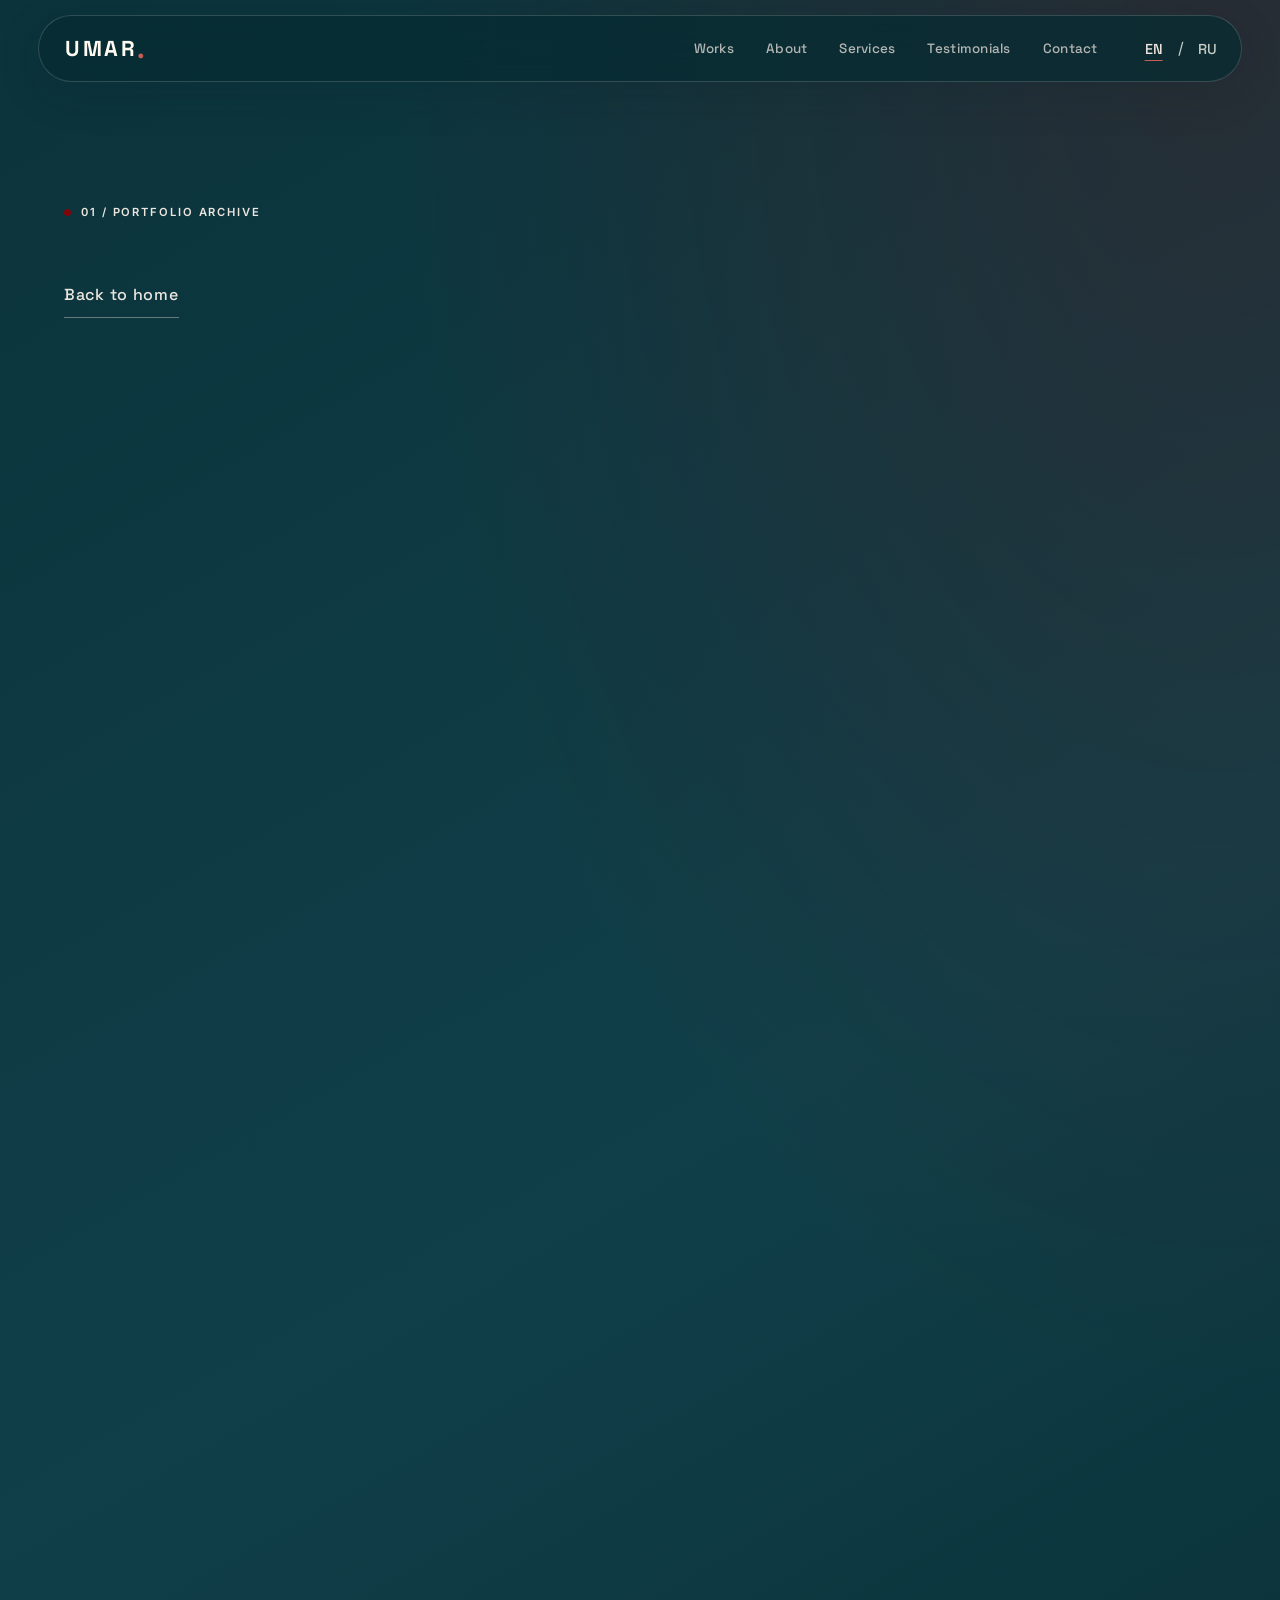
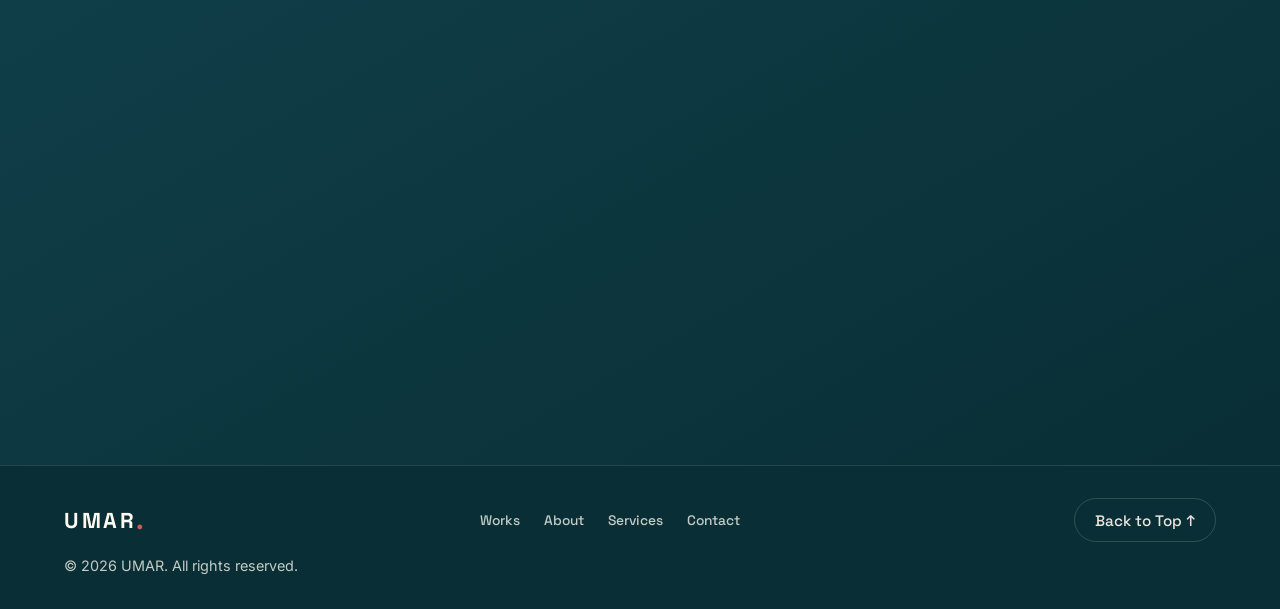
<file: works.html>
<!doctype html>
<html lang="en">
<head>
<meta charset="utf-8">
<meta name="viewport" content="width=device-width, initial-scale=1, viewport-fit=cover">
<title>All Works — Umar Portfolio</title>
<meta name="description" content="Portfolio of Umar — websites, design, video and Telegram bots.">
<meta name="theme-color" content="#0f3f49">
<meta http-equiv="Content-Security-Policy" content="default-src 'self'; base-uri 'self'; object-src 'none'; script-src 'self'; style-src 'self'; img-src 'self' data:; font-src 'self'; connect-src 'self' https://formspree.io; form-action 'self' https://formspree.io; frame-src 'none'">
<meta name="referrer" content="strict-origin-when-cross-origin">
<link rel="stylesheet" href="./UMAR_PORTFOLIO_GITHUB_LITE/css/loader.css">
<script src="./UMAR_PORTFOLIO_GITHUB_LITE/js/loader.js"></script>
<meta property="og:title" content="Umar Portfolio"><meta property="og:type" content="website">
<link rel="icon" href="./UMAR_PORTFOLIO_GITHUB_LITE/assets/favicon.svg" type="image/svg+xml">
<link rel="stylesheet" href="./UMAR_PORTFOLIO_GITHUB_LITE/css/styles.css"><link rel="stylesheet" href="./UMAR_PORTFOLIO_GITHUB_LITE/css/redesign.css">
<link rel="stylesheet" href="./UMAR_PORTFOLIO_GITHUB_LITE/css/project-cards.css">
  <link rel="canonical" href="https://umar3767.github.io/umar.lab/works.html">
</head>
<body class="page-works">

<div class="um-loader" id="umLoader" role="status" aria-hidden="true" aria-label="Loading portfolio" aria-live="polite">
  <div class="um-loader__top" aria-hidden="true"><span>UMAR <strong>/</strong> LAB</span><span>INDEPENDENT CREATIVE STUDIO</span></div>
  <div class="um-loader__center">
    <div class="um-loader__eyebrow" aria-hidden="true">PORTFOLIO EXPERIENCE</div>
    <div class="um-loader__wordmark" aria-hidden="true">UMAR<span>.</span></div>
    <div class="um-loader__descriptor" aria-hidden="true">DESIGN · DEVELOPMENT · DIGITAL</div>
    <div class="um-loader__progress" aria-hidden="true"></div>
    <div class="um-loader__status"><span class="um-loader__pulse" aria-hidden="true"></span><span class="um-loader__en">Preparing the experience</span><span class="um-loader__ru" lang="ru">Загружаем сайт</span></div>
  </div>
  <div class="um-loader__bottom" aria-hidden="true"><span>BUILT WITH INTENTION</span><span>© UMAR / 2026</span></div>
</div>

<a class="skip" href="#main" data-i18n="skip">Skip to content</a>
<header class="nav" id="nav">
  <div class="nav__bar">
    <a class="logo" href="./" data-i18n-aria="home" aria-label="Umar — home">UMAR<span>.</span></a>
    <nav class="nav__links" id="navLinks" aria-label="Main navigation" data-i18n-aria="mainNav">
      <a href="./#works" data-nav="works" data-i18n="nav.works">Works</a>
      <a href="./#about" data-nav="about" data-i18n="nav.about">About</a>
      <a href="./#services" data-nav="services" data-i18n="nav.services">Services</a>
      <a href="./#testimonials" data-nav="testimonials" data-i18n="nav.testimonials" hidden>Testimonials</a>
      <a href="./#contact" data-nav="contact" data-i18n="nav.contact">Contact</a>
    </nav>
    <div class="lang" role="group" aria-label="Language" data-i18n-aria="langSwitch">
      <button type="button" data-lang="en" aria-pressed="true">EN</button><span aria-hidden="true">/</span><button type="button" data-lang="ru" aria-pressed="false">RU</button>
    </div>
    <button class="burger" id="burger" type="button" aria-expanded="false" aria-controls="navLinks" aria-label="Menu" data-i18n-aria="menu"><i></i><i></i></button>
  </div>
</header>
<main id="main">
<section class="allworks dark">
  <div class="wrap"><p class="section-kicker"><span class="dot"></span> 01 / PORTFOLIO ARCHIVE</p><a class="textlink" href="./" data-i18n="backHome">Back to home</a>
    <h1 class="allworks__title" data-i18n="allWorksTitle">ALL WORKS</h1>
    <ul class="grid" id="workGrid"></ul>
  <noscript><div class="nojs-gallery" aria-label="Projects"><a href="https://umar3767.github.io/business-websites-10/01-dental/" target="_blank" rel="noopener noreferrer"><span>Dental Clinic</span><small>Gentle care. Confident smiles.</small><span aria-hidden="true">↗</span></a>
<a href="https://umar3767.github.io/business-websites-10/02-barbershop/" target="_blank" rel="noopener noreferrer"><span>Barbershop</span><small>Sharp cuts. Timeless style.</small><span aria-hidden="true">↗</span></a>
<a href="https://umar3767.github.io/business-websites-10/03-beauty-salon/" target="_blank" rel="noopener noreferrer"><span>Beauty Studio</span><small>A little beauty in every detail.</small><span aria-hidden="true">↗</span></a>
<a href="https://umar3767.github.io/business-websites-10/04-car-detailing/" target="_blank" rel="noopener noreferrer"><span>Car Detailing</span><small>Every finish deserves perfection.</small><span aria-hidden="true">↗</span></a>
<a href="https://umar3767.github.io/business-websites-10/05-learning-center/" target="_blank" rel="noopener noreferrer"><span>Learning Center</span><small>A brighter way to learn.</small><span aria-hidden="true">↗</span></a>
<a href="https://umar3767.github.io/business-websites-10/06-cleaning/" target="_blank" rel="noopener noreferrer"><span>Cleaning Service</span><small>Fresh spaces. Clear minds.</small><span aria-hidden="true">↗</span></a>
<a href="https://umar3767.github.io/business-websites-10/07-auto-service/" target="_blank" rel="noopener noreferrer"><span>Auto Repair</span><small>Expert care for every mile.</small><span aria-hidden="true">↗</span></a>
<a href="https://umar3767.github.io/business-websites-10/08-furniture/" target="_blank" rel="noopener noreferrer"><span>Furniture Studio</span><small>Comfort shaped by design.</small><span aria-hidden="true">↗</span></a>
<a href="https://umar3767.github.io/business-websites-10/09-renovation/" target="_blank" rel="noopener noreferrer"><span>Home Renovation</span><small>Better spaces, thoughtfully made.</small><span aria-hidden="true">↗</span></a>
<a href="https://umar3767.github.io/business-websites-10/10-flower-shop/" target="_blank" rel="noopener noreferrer"><span>Flower Shop</span><small>Flowers for every meaningful moment.</small><span aria-hidden="true">↗</span></a></div></noscript>
    <p class="empty" id="workEmpty" hidden data-i18n="empty"></p></div>
</section>
</main>
<footer class="foot">
  <div class="wrap foot__in">
    <a class="logo" href="./" aria-label="Umar" >UMAR<span>.</span></a>
    <nav aria-label="Footer navigation" data-i18n-aria="footNav" class="foot__nav">
      <a href="./#works" data-i18n="nav.works">Works</a><a href="./#about" data-i18n="nav.about">About</a><a href="./#services" data-i18n="nav.services">Services</a><a href="./#contact" data-i18n="nav.contact">Contact</a>
    </nav>
    <button class="totop" type="button" id="toTop" data-i18n="top">Back to Top ↑</button>
    <p class="foot__copy">© <span id="year">2026</span> UMAR. <span data-i18n="rights">All rights reserved.</span></p>
  </div>
</footer>
<noscript><p class="noscript">Please enable JavaScript to view this portfolio.</p></noscript>
<script src="./UMAR_PORTFOLIO_GITHUB_LITE/content.js"></script>
<script src="./UMAR_PORTFOLIO_GITHUB_LITE/js/app.js"></script>
<script src="./UMAR_PORTFOLIO_GITHUB_LITE/js/motion.js"></script>
</body>
</html>
</file>
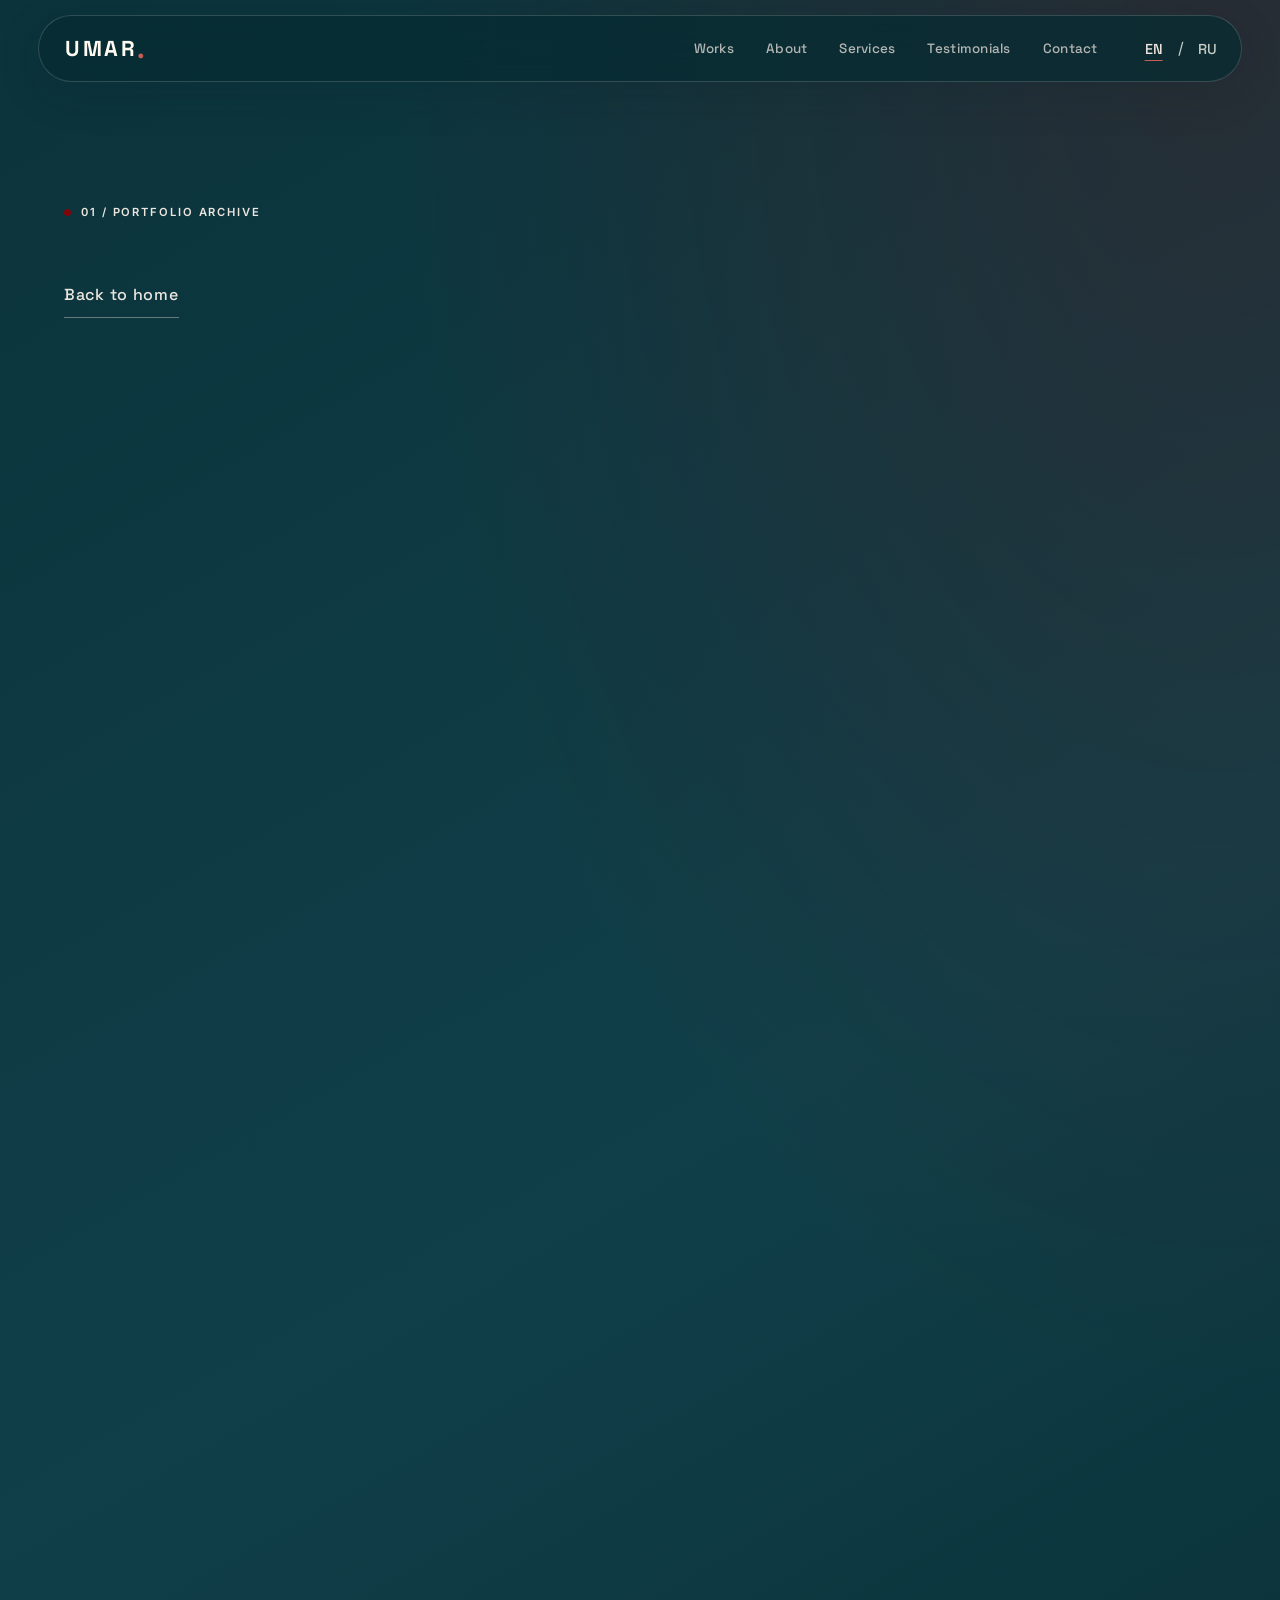
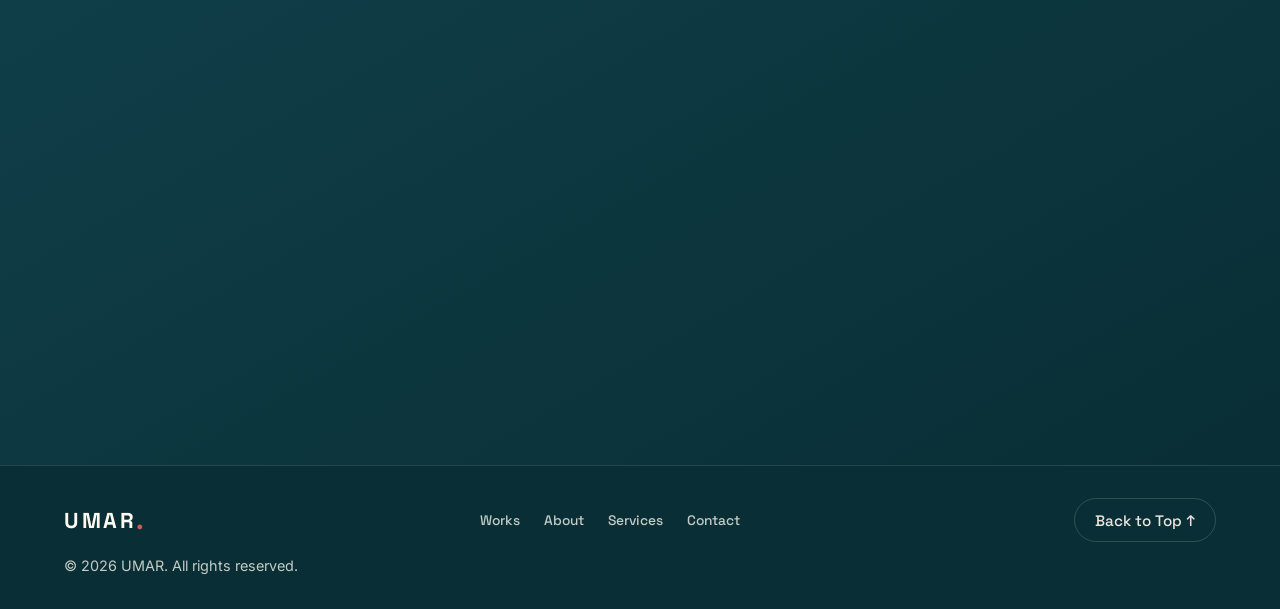
<file: UMAR_PORTFOLIO_GITHUB_LITE/works.html>
<!doctype html>
<html lang="en">
<head>
<meta charset="utf-8">
<meta name="viewport" content="width=device-width, initial-scale=1, viewport-fit=cover">
<title>All Works — Umar Portfolio</title>
<meta name="description" content="Portfolio of Umar — websites, design, video and Telegram bots.">
<meta name="theme-color" content="#0f3f49">
<meta http-equiv="Content-Security-Policy" content="default-src 'self'; base-uri 'self'; object-src 'none'; script-src 'self'; style-src 'self'; img-src 'self' data:; font-src 'self'; connect-src 'self' https://formspree.io; form-action 'self' https://formspree.io; frame-src 'none'">
<meta name="referrer" content="strict-origin-when-cross-origin">
<link rel="stylesheet" href="./css/loader.css">
<script src="./js/loader.js"></script>
<meta property="og:title" content="Umar Portfolio"><meta property="og:type" content="website">
<link rel="icon" href="./assets/favicon.svg" type="image/svg+xml">
<link rel="stylesheet" href="./css/styles.css"><link rel="stylesheet" href="./css/redesign.css">
<link rel="stylesheet" href="./css/project-cards.css">
</head>
<body class="page-works">

<div class="um-loader" id="umLoader" role="status" aria-hidden="true" aria-label="Loading portfolio" aria-live="polite">
  <div class="um-loader__top" aria-hidden="true"><span>UMAR <strong>/</strong> LAB</span><span>INDEPENDENT CREATIVE STUDIO</span></div>
  <div class="um-loader__center">
    <div class="um-loader__eyebrow" aria-hidden="true">PORTFOLIO EXPERIENCE</div>
    <div class="um-loader__wordmark" aria-hidden="true">UMAR<span>.</span></div>
    <div class="um-loader__descriptor" aria-hidden="true">DESIGN · DEVELOPMENT · DIGITAL</div>
    <div class="um-loader__progress" aria-hidden="true"></div>
    <div class="um-loader__status"><span class="um-loader__pulse" aria-hidden="true"></span><span class="um-loader__en">Preparing the experience</span><span class="um-loader__ru" lang="ru">Загружаем сайт</span></div>
  </div>
  <div class="um-loader__bottom" aria-hidden="true"><span>BUILT WITH INTENTION</span><span>© UMAR / 2026</span></div>
</div>

<a class="skip" href="#main" data-i18n="skip">Skip to content</a>
<header class="nav" id="nav">
  <div class="nav__bar">
    <a class="logo" href="./index.html" data-i18n-aria="home" aria-label="Umar — home">UMAR<span>.</span></a>
    <nav class="nav__links" id="navLinks" aria-label="Main navigation" data-i18n-aria="mainNav">
      <a href="./index.html#works" data-nav="works" data-i18n="nav.works">Works</a>
      <a href="./index.html#about" data-nav="about" data-i18n="nav.about">About</a>
      <a href="./index.html#services" data-nav="services" data-i18n="nav.services">Services</a>
      <a href="./index.html#testimonials" data-nav="testimonials" data-i18n="nav.testimonials" hidden>Testimonials</a>
      <a href="./index.html#contact" data-nav="contact" data-i18n="nav.contact">Contact</a>
    </nav>
    <div class="lang" role="group" aria-label="Language" data-i18n-aria="langSwitch">
      <button type="button" data-lang="en" aria-pressed="true">EN</button><span aria-hidden="true">/</span><button type="button" data-lang="ru" aria-pressed="false">RU</button>
    </div>
    <button class="burger" id="burger" type="button" aria-expanded="false" aria-controls="navLinks" aria-label="Menu" data-i18n-aria="menu"><i></i><i></i></button>
  </div>
</header>
<main id="main">
<section class="allworks dark">
  <div class="wrap"><p class="section-kicker"><span class="dot"></span> 01 / PORTFOLIO ARCHIVE</p><a class="textlink" href="./index.html" data-i18n="backHome">Back to home</a>
    <h1 class="allworks__title" data-i18n="allWorksTitle">ALL WORKS</h1>
    <ul class="grid" id="workGrid"></ul>
  <noscript><div class="nojs-gallery" aria-label="Projects"><a href="https://umar3767.github.io/business-websites-10/01-dental/" target="_blank" rel="noopener noreferrer"><span>Dental Clinic</span><small>Gentle care. Confident smiles.</small><span aria-hidden="true">↗</span></a>
<a href="https://umar3767.github.io/business-websites-10/02-barbershop/" target="_blank" rel="noopener noreferrer"><span>Barbershop</span><small>Sharp cuts. Timeless style.</small><span aria-hidden="true">↗</span></a>
<a href="https://umar3767.github.io/business-websites-10/03-beauty-salon/" target="_blank" rel="noopener noreferrer"><span>Beauty Studio</span><small>A little beauty in every detail.</small><span aria-hidden="true">↗</span></a>
<a href="https://umar3767.github.io/business-websites-10/04-car-detailing/" target="_blank" rel="noopener noreferrer"><span>Car Detailing</span><small>Every finish deserves perfection.</small><span aria-hidden="true">↗</span></a>
<a href="https://umar3767.github.io/business-websites-10/05-learning-center/" target="_blank" rel="noopener noreferrer"><span>Learning Center</span><small>A brighter way to learn.</small><span aria-hidden="true">↗</span></a>
<a href="https://umar3767.github.io/business-websites-10/06-cleaning/" target="_blank" rel="noopener noreferrer"><span>Cleaning Service</span><small>Fresh spaces. Clear minds.</small><span aria-hidden="true">↗</span></a>
<a href="https://umar3767.github.io/business-websites-10/07-auto-service/" target="_blank" rel="noopener noreferrer"><span>Auto Repair</span><small>Expert care for every mile.</small><span aria-hidden="true">↗</span></a>
<a href="https://umar3767.github.io/business-websites-10/08-furniture/" target="_blank" rel="noopener noreferrer"><span>Furniture Studio</span><small>Comfort shaped by design.</small><span aria-hidden="true">↗</span></a>
<a href="https://umar3767.github.io/business-websites-10/09-renovation/" target="_blank" rel="noopener noreferrer"><span>Home Renovation</span><small>Better spaces, thoughtfully made.</small><span aria-hidden="true">↗</span></a>
<a href="https://umar3767.github.io/business-websites-10/10-flower-shop/" target="_blank" rel="noopener noreferrer"><span>Flower Shop</span><small>Flowers for every meaningful moment.</small><span aria-hidden="true">↗</span></a></div></noscript>
    <p class="empty" id="workEmpty" hidden data-i18n="empty"></p></div>
</section>
</main>
<footer class="foot">
  <div class="wrap foot__in">
    <a class="logo" href="./index.html" aria-label="Umar" >UMAR<span>.</span></a>
    <nav aria-label="Footer navigation" data-i18n-aria="footNav" class="foot__nav">
      <a href="./index.html#works" data-i18n="nav.works">Works</a><a href="./index.html#about" data-i18n="nav.about">About</a><a href="./index.html#services" data-i18n="nav.services">Services</a><a href="./index.html#contact" data-i18n="nav.contact">Contact</a>
    </nav>
    <button class="totop" type="button" id="toTop" data-i18n="top">Back to Top ↑</button>
    <p class="foot__copy">© <span id="year">2026</span> UMAR. <span data-i18n="rights">All rights reserved.</span></p>
  </div>
</footer>
<noscript><p class="noscript">Please enable JavaScript to view this portfolio.</p></noscript>
<script src="./content.js"></script>
<script src="./js/app.js"></script>
<script src="./js/motion.js"></script>
</body>
</html>
</file>
<file: UMAR_PORTFOLIO_GITHUB_LITE/css/loader.css>
/* UMAR LAB / Signature Minimal — visible only for genuinely slow page loads. */
.um-loader{
  position:fixed;inset:0;z-index:10000;
  display:grid;place-items:center;isolation:isolate;overflow:hidden;
  padding:clamp(24px,5vw,70px);
  padding-top:max(24px,env(safe-area-inset-top));
  padding-bottom:max(24px,env(safe-area-inset-bottom));
  background:
    radial-gradient(ellipse 55% 65% at 100% 2%,rgba(127,5,8,.055),transparent 77%),
    radial-gradient(ellipse 55% 60% at 0% 100%,rgba(15,63,73,.09),transparent 76%),
    #ece6df;
  color:#0f3f49;opacity:0;visibility:hidden;pointer-events:none;
  transition:opacity .46s cubic-bezier(.16,1,.3,1),visibility 0s linear .46s;
  font-family:"Inter",system-ui,-apple-system,"Segoe UI",sans-serif;
  -webkit-font-smoothing:antialiased;
}
.um-loader::before,.um-loader::after{
  content:"";position:absolute;pointer-events:none;border:1px solid rgba(15,63,73,.095);
  width:min(88vw,850px);height:min(88vw,850px);border-radius:50%;z-index:-1;
}
.um-loader::before{right:-42%;top:-70%;transform:rotate(-25deg)}
.um-loader::after{left:-47%;bottom:-78%;border-color:rgba(127,5,8,.07)}
html.um-loading-slow .um-loader{
  opacity:1;visibility:visible;pointer-events:auto;
  transition:opacity .25s ease,visibility 0s;
}
.um-loader__top,.um-loader__bottom{
  position:absolute;left:clamp(24px,5vw,70px);right:clamp(24px,5vw,70px);
  display:flex;align-items:center;justify-content:space-between;gap:24px;
  color:rgba(15,63,73,.65);font:600 clamp(.57rem,.85vw,.7rem)/1.4 "Inter",system-ui,sans-serif;
  letter-spacing:.16em;text-transform:uppercase;
}
.um-loader__top{top:max(29px,calc(env(safe-area-inset-top) + 22px))}
.um-loader__bottom{bottom:max(30px,calc(env(safe-area-inset-bottom) + 24px))}
.um-loader__top strong{color:#7f0508;font-weight:700}
.um-loader__center{position:relative;width:min(100%,670px);text-align:center;margin-top:-2.8vh}
.um-loader__eyebrow{
  display:flex;align-items:center;justify-content:center;gap:13px;
  color:rgba(15,63,73,.7);font-size:clamp(.6rem,1vw,.73rem);
  letter-spacing:.22em;font-weight:600;text-transform:uppercase;
}
.um-loader__eyebrow::before,.um-loader__eyebrow::after{
  content:"";width:30px;height:1px;background:rgba(15,63,73,.3);
}
.um-loader__wordmark{
  margin:17px 0 2px;font-family:"Space Grotesk","Inter",system-ui,sans-serif;
  font-weight:700;font-size:clamp(4.3rem,15vw,10.5rem);line-height:1.06;
  letter-spacing:-.095em;color:#0f3f49;
}
.um-loader__wordmark span{color:#7f0508;letter-spacing:-.06em}
.um-loader__descriptor{
  font-size:clamp(.62rem,1vw,.8rem);letter-spacing:.29em;
  font-weight:600;color:rgba(15,63,73,.65);text-transform:uppercase;
}
.um-loader__progress{
  position:relative;overflow:hidden;width:min(270px,67vw);height:2px;
  margin:clamp(42px,7vh,69px) auto 18px;background:rgba(15,63,73,.18);
}
.um-loader__progress::after{
  content:"";display:block;position:absolute;inset:0 auto 0 0;width:43%;
  background:linear-gradient(90deg,rgba(127,5,8,0),#7f0508 60%,#0f3f49);
  transform:translateX(-115%);
  animation:um-loader-sweep 1.65s cubic-bezier(.44,.02,.37,1) infinite;
}
.um-loader__status{
  display:flex;align-items:center;justify-content:center;gap:10px;
  font-size:clamp(.6rem,.9vw,.69rem);font-weight:600;letter-spacing:.16em;
  text-transform:uppercase;color:#586a67;
}
.um-loader__pulse{width:5px;height:5px;border-radius:50%;background:#7f0508;
  animation:um-loader-pulse 1.65s ease-in-out infinite}
.um-loader__ru{display:none}
html[lang="ru"] .um-loader__en{display:none}
html[lang="ru"] .um-loader__ru{display:inline}
@keyframes um-loader-sweep{to{transform:translateX(265%)}}
@keyframes um-loader-pulse{50%{opacity:.25;transform:scale(.75)}}
@media(max-width:560px){
  .um-loader{padding-inline:20px}
  .um-loader__top,.um-loader__bottom{left:23px;right:23px;font-size:.56rem;letter-spacing:.08em}
  .um-loader__top span:last-child,.um-loader__bottom span:last-child{display:none}
  .um-loader__center{margin-top:-1vh}
  .um-loader__wordmark{font-size:clamp(4.3rem,18vw,6.1rem);margin-block:21px 7px}
  .um-loader__descriptor{letter-spacing:.16em}
  .um-loader__eyebrow{letter-spacing:.15em}
}
@media(max-height:460px) and (orientation:landscape){
  .um-loader__center{margin-top:0}
  .um-loader__wordmark{font-size:clamp(3.2rem,12vh,5rem);margin:4px 0}
  .um-loader__progress{margin:14px auto 9px}
  .um-loader__top,.um-loader__bottom{font-size:.51rem}
}
@media(prefers-reduced-motion:reduce){
  .um-loader{transition:none!important}
  .um-loader__progress::after,.um-loader__pulse{animation:none!important}
  .um-loader__progress::after{transform:none;width:38%}
}
</file>
<file: UMAR_PORTFOLIO_GITHUB_LITE/css/styles.css>
@font-face{font-family:"Space Grotesk";font-style:normal;font-weight:500;font-display:swap;src:url('../assets/fonts/space-grotesk-latin-500-normal.woff2') format('woff2')}
@font-face{font-family:"Space Grotesk";font-style:normal;font-weight:700;font-display:swap;src:url('../assets/fonts/space-grotesk-latin-700-normal.woff2') format('woff2')}
@font-face{font-family:"Inter";font-style:normal;font-weight:100 900;font-display:swap;src:url('../assets/fonts/inter-latin-wght-normal.woff2') format('woff2');unicode-range:U+0000-00FF,U+0131,U+0152-0153,U+02BB-02BC,U+02C6,U+02DA,U+02DC,U+0304,U+0308,U+0329,U+2000-206F,U+20AC,U+2122,U+2191,U+2193,U+2212,U+2215,U+FEFF,U+FFFD}
@font-face{font-family:"Inter";font-style:normal;font-weight:100 900;font-display:swap;src:url('../assets/fonts/inter-cyrillic-wght-normal.woff2') format('woff2');unicode-range:U+0301,U+0400-045F,U+0490-0491,U+04B0-04B1,U+2116}
:root{--midnight:#10151B;--graphite:#263440;--pearl:#F0F1ED;--ice:#91B5D0;--titanium:#B8C1C7;--cool:#E1E5E6;--line:rgba(184,193,199,.22);
--display:"Space Grotesk","Inter",system-ui,sans-serif;--body:"Inter",system-ui,-apple-system,"Segoe UI",sans-serif;--pad:clamp(20px,5vw,72px);--ease:cubic-bezier(.22,.8,.24,1)}
*,*::before,*::after{box-sizing:border-box}
html{scroll-behavior:smooth;scroll-padding-top:96px;-webkit-text-size-adjust:100%;background:var(--midnight)}
body{margin:0;font:400 1.0625rem/1.6 var(--body);color:var(--pearl);background:var(--midnight);overflow-x:hidden}
h1,h2,h3,p,ul,ol{margin:0}ul,ol{padding:0;list-style:none}
a{color:inherit;text-decoration:none}button,input,textarea{font:inherit;color:inherit}
:focus-visible{outline:2px solid var(--ice);outline-offset:3px;border-radius:4px}
.sr{position:absolute;width:1px;height:1px;overflow:hidden;clip:rect(0 0 0 0);white-space:nowrap}
.skip{position:fixed;left:12px;top:-60px;z-index:100;background:var(--pearl);color:var(--midnight);padding:10px 16px;border-radius:8px;transition:top .2s}.skip:focus{top:12px}
.wrap{width:100%;max-width:1320px;margin:0 auto;padding-inline:var(--pad)}
h2{font:700 clamp(2rem,5.2vw,4.25rem)/1 var(--display);letter-spacing:-.03em}
.textlink{font:500 1rem var(--display);padding:12px 0;display:inline-block;border-bottom:1px solid var(--line);transition:color .2s,border-color .2s}
.textlink:hover{color:var(--ice);border-color:var(--ice)}
/* nav */
.nav{position:fixed;top:max(12px,env(safe-area-inset-top));left:0;right:0;z-index:50;padding-inline:12px;pointer-events:none}
.nav__bar{pointer-events:auto;max-width:1100px;margin:0 auto;display:flex;align-items:center;gap:20px;height:60px;padding:0 14px 0 22px;border-radius:999px;background:rgba(16,21,27,.68);border:1px solid var(--line);-webkit-backdrop-filter:blur(14px);backdrop-filter:blur(14px);transition:height .3s var(--ease),background .3s}
.nav.is-scrolled .nav__bar{height:52px;background:rgba(16,21,27,.9)}
.logo{font:700 1.4rem var(--display);letter-spacing:-.04em;margin-right:auto;min-height:44px;display:inline-flex;align-items:center}.logo span{color:var(--ice)}
.nav__links{display:flex;gap:4px}
.nav__links a{padding:10px 14px;border-radius:999px;font:500 .95rem var(--display);color:var(--titanium);transition:color .2s,background .2s}
.nav__links a:hover,.nav__links a.is-active{color:var(--pearl);background:rgba(240,241,237,.08)}
.lang{display:flex;align-items:center;gap:2px;color:var(--titanium)}
.lang button{background:none;border:0;padding:12px 8px;min-width:44px;min-height:44px;cursor:pointer;font:500 .9rem var(--display);color:var(--titanium)}
.lang button[aria-pressed=true]{color:var(--pearl);text-decoration:underline;text-decoration-color:var(--ice);text-underline-offset:6px}
.burger{display:none;width:44px;height:44px;background:none;border:0;cursor:pointer;position:relative}
.burger i{position:absolute;left:12px;right:12px;height:2px;background:var(--pearl);transition:transform .3s var(--ease),top .3s}.burger i:first-child{top:17px}.burger i:last-child{top:25px}
.burger[aria-expanded=true] i:first-child{top:21px;transform:rotate(45deg)}.burger[aria-expanded=true] i:last-child{top:21px;transform:rotate(-45deg)}
/* hero */
.hero{position:relative;min-height:100vh;min-height:100svh;display:grid;place-items:start center;overflow:hidden;background:radial-gradient(120% 80% at 50% 70%,#18212b 0%,var(--midnight) 70%)}
.hero__hands{position:absolute;inset:0;pointer-events:none}
.hero__hands canvas{position:absolute;top:33%;width:56%;aspect-ratio:var(--ar,1.55);will-change:transform,opacity}
#handL{left:-6%}#handR{right:-6%}
.hero__text{position:relative;z-index:2;text-align:center;padding:clamp(104px,19svh,190px) var(--pad) 0;will-change:transform,opacity}
.hero__title{font:700 clamp(3.25rem,18vw,9.4rem)/.92 var(--display);letter-spacing:-.055em;text-transform:uppercase}
.hero__title .vis{display:block;white-space:nowrap;font-variant-ligatures:none}.hero__title b{color:var(--ice);font-weight:700}
.hero__sub{margin-top:clamp(14px,2.4svh,26px);font:500 clamp(1rem,1.6vw,1.25rem) var(--display);color:var(--titanium)}
@media(min-width:900px){.hero__title br{display:none}.hero__title{font-size:clamp(5.5rem,10.4vw,9.4rem)}}
@media(max-height:520px) and (orientation:landscape){.hero__text{padding-top:84px}.hero__title{font-size:clamp(2.6rem,9vw,5rem)}.hero__title br{display:none}}
/* sections */
section{position:relative}
.dark{background:var(--midnight)}.dark2{background:var(--midnight)}
.works{background:linear-gradient(var(--midnight),var(--graphite) 14%,var(--graphite));padding:clamp(72px,10vw,140px) 0 clamp(88px,12vw,160px)}
.works__head{display:flex;justify-content:space-between;align-items:flex-end;gap:20px;flex-wrap:wrap;margin-bottom:clamp(32px,5vw,64px)}
.light{background:linear-gradient(var(--graphite),var(--pearl) 90px,var(--pearl));color:var(--graphite);padding:clamp(100px,13vw,190px) 0 clamp(56px,8vw,110px)}
.light2{background:linear-gradient(var(--pearl),var(--cool) 120px);color:var(--graphite);padding:clamp(40px,6vw,90px) 0 clamp(120px,14vw,200px)}
.about__in{display:grid;grid-template-columns:1fr 1.6fr;gap:clamp(24px,6vw,96px)}
.about__name{font:700 clamp(1.6rem,3vw,2.4rem) var(--display);letter-spacing:-.02em;margin-bottom:16px}
.about__text{font-size:clamp(1.1rem,1.7vw,1.4rem);line-height:1.55;max-width:34em;color:#33424f}
.tags{display:flex;flex-wrap:wrap;gap:10px;margin-top:28px}.tags li{padding:9px 16px;border:1px solid rgba(38,52,64,.35);border-radius:999px;font:500 .95rem var(--display)}
.svc{margin-top:clamp(32px,5vw,64px);display:grid;grid-template-columns:repeat(2,1fr);column-gap:clamp(24px,6vw,96px)}
.svc li{display:grid;grid-template-columns:3rem 1fr;gap:4px 12px;padding:24px 0;border-top:1px solid rgba(38,52,64,.25)}
.svc .n{font:500 .95rem var(--display);color:#51606c;grid-row:span 2;padding-top:.5em}
.svc h3{font:700 clamp(1.3rem,2.2vw,1.9rem)/1.15 var(--display);letter-spacing:-.02em}.svc p{color:#475664;max-width:28em}
.testi{background:linear-gradient(var(--cool),var(--graphite) 120px,var(--graphite) 100%);padding:clamp(120px,14vw,200px) 0 clamp(72px,9vw,120px)}.testi h2{margin-bottom:clamp(28px,4vw,48px)}
.contact{padding:clamp(88px,11vw,150px) 0 clamp(72px,9vw,120px);background:linear-gradient(var(--graphite),var(--midnight) 140px)}
.contact__in{display:grid;grid-template-columns:1.1fr 1fr;gap:clamp(32px,6vw,96px);align-items:start}
.contact__title{font-size:clamp(2.2rem,6vw,5rem)}.contact__text{margin-top:20px;color:var(--titanium);max-width:26em;font-size:1.15rem}
.links{margin-top:28px;display:grid;gap:4px}.links a{display:inline-flex;align-items:center;min-height:44px;font:500 1.15rem var(--display);border-bottom:1px solid var(--line)}.links a:hover{color:var(--ice)}
/* marquee rows */
.rows{display:grid;gap:20px;overflow:hidden}
.row{overflow:hidden;touch-action:pan-y}.track{display:flex;gap:20px;width:max-content;will-change:transform}
.row.is-static{overflow-x:auto;padding-inline:var(--pad)}
.card{flex:none;position:relative;display:flex;flex-direction:column;justify-content:space-between;width:clamp(260px,30vw,440px);min-height:clamp(200px,22vw,280px);padding:24px;border:1px solid var(--line);border-radius:20px;background:rgba(16,21,27,.45);transition:transform .35s var(--ease),border-color .3s,background .3s}
.card:hover,.card:focus-visible{transform:translateY(-4px);border-color:var(--ice);background:rgba(16,21,27,.7)}
.card .meta{display:flex;justify-content:space-between;font:500 .9rem var(--display);color:var(--titanium)}
.card .arrow{font:500 1.6rem var(--display);color:var(--ice);transition:transform .3s var(--ease)}.card:hover .arrow{transform:translate(4px,-4px)}
.card h3{font:700 clamp(1.7rem,3vw,2.6rem)/1 var(--display);letter-spacing:-.035em;overflow-wrap:anywhere}
.card .cat{display:block;margin-top:8px;color:var(--titanium);font-size:.95rem}
.quote{flex:none;width:clamp(260px,26vw,380px);padding:22px 24px;border:1px solid var(--line);border-radius:18px;background:rgba(240,241,237,.06)}
.stars{color:var(--ice);letter-spacing:.15em;font-size:1.05rem}.quote p{margin-top:10px;color:var(--pearl)}
.empty{color:var(--titanium);padding-block:24px}
/* all works */
.allworks{min-height:100vh;padding:clamp(120px,14vw,180px) 0 clamp(72px,9vw,120px);background:linear-gradient(var(--graphite),var(--midnight) 60%)}
.allworks__title{font:700 clamp(3rem,10vw,8rem)/.95 var(--display);letter-spacing:-.05em;margin:24px 0 clamp(32px,5vw,64px)}
.grid{display:grid;grid-template-columns:repeat(auto-fill,minmax(min(100%,300px),1fr));gap:20px}.grid .card{width:auto}
/* form */
.field{margin-bottom:18px}label{display:block;margin-bottom:8px;font:500 .95rem var(--display);color:var(--titanium)}
input,textarea{width:100%;padding:14px 16px;border-radius:12px;border:1px solid rgba(184,193,199,.4);background:rgba(240,241,237,.05);font-size:1rem;transition:border-color .2s,box-shadow .2s}
input:focus,textarea:focus{outline:none;border-color:var(--ice);box-shadow:0 0 0 3px rgba(145,181,208,.25)}
[aria-invalid=true]{border-color:#e8a0a0}.err{min-height:0;margin-top:6px;color:#f0b4b4;font-size:.92rem}
.hp{position:absolute;left:-9999px;width:1px;height:1px;overflow:hidden}
.btn{min-height:52px;padding:0 32px;border:0;border-radius:999px;background:var(--pearl);color:var(--midnight);font:700 1rem var(--display);cursor:pointer;transition:background .2s,transform .2s}
.btn:hover{background:var(--ice)}.btn:disabled{opacity:.6;cursor:progress}
.status{margin-top:16px;min-height:1.6em;color:var(--titanium)}.status.ok{color:#b9dcc4}.status.bad{color:#f0b4b4}
/* footer */
.foot{background:var(--midnight);border-top:1px solid var(--line);padding:28px 0 max(28px,env(safe-area-inset-bottom))}
.foot__in{display:flex;flex-wrap:wrap;align-items:center;gap:12px 32px}.foot__nav{display:flex;flex-wrap:wrap;margin-right:auto}
.foot__nav a{padding:12px 12px;color:var(--titanium);font:500 .95rem var(--display)}.foot__nav a:hover{color:var(--pearl)}
.totop{background:none;border:1px solid var(--line);border-radius:999px;padding:0 20px;min-height:44px;cursor:pointer;font:500 .95rem var(--display)}.totop:hover{border-color:var(--ice);color:var(--ice)}
.foot__copy{width:100%;color:var(--titanium);font-size:.9rem}
.noscript{position:fixed;bottom:0;left:0;right:0;background:var(--pearl);color:var(--midnight);padding:12px;text-align:center;z-index:99}
/* responsive */
@media(max-width:860px){
 .nav__bar{padding:0 8px 0 18px;gap:6px}.burger{display:block}
 .nav__links{position:fixed;inset:0;z-index:-1;flex-direction:column;justify-content:center;align-items:center;gap:8px;background:rgba(16,21,27,.97);opacity:0;visibility:hidden;transition:opacity .3s,visibility .3s}
 .nav__links a{font-size:1.9rem;padding:14px 24px}
 .nav.is-open .nav__links{opacity:1;visibility:visible}
 .nav.is-open{z-index:60}.nav.is-open .nav__bar{background:transparent;border-color:transparent;-webkit-backdrop-filter:none;backdrop-filter:none}
 .about__in,.contact__in{grid-template-columns:1fr}.svc{grid-template-columns:1fr}
 .hero__hands canvas{--ar:1.1;width:64%;top:34%}#handL{left:-14%}#handR{right:-14%}
}
@media(max-width:560px){.hero__hands canvas{--ar:.8;width:68%;top:37%}#handL{left:-18%}#handR{right:-18%}.card{padding:20px}}
@media(prefers-reduced-motion:reduce){html{scroll-behavior:auto}*{transition-duration:.01ms!important}}
</file>
<file: UMAR_PORTFOLIO_GITHUB_LITE/css/redesign.css>
/* UMAR / ART DIRECTION 02 — Aquamarine, Concrete, Burgundy
 * Editorial typography + cinematic touch, progressive enhancement, vanilla CSS.
 */
:root{
  --midnight:#092e35;--graphite:#0f3f49;--pearl:#ece6df;--ice:#b98f89;--titanium:#c4ccc5;
  --cool:#e3e2d9;--line:rgba(236,230,223,.18);
  --aquamarine:#0f3f49;--concrete:#ece6df;--burgundy:#7f0508;--aqua-ink:#092f37;
  --golden:#bda7a0;--line-light:rgba(15,63,73,.18);--ease:cubic-bezier(.16,1,.3,1);
  --pad:clamp(23px,5vw,84px);
}
html{background:var(--aquamarine);scroll-padding-top:90px}
body{background:var(--aquamarine);color:var(--concrete);font-size:1rem}
::selection{background:var(--burgundy);color:var(--concrete)}
:focus-visible{outline:3px solid #d0a58b;outline-offset:4px}
.wrap{max-width:1500px}
.section-kicker{display:flex;align-items:center;gap:10px;letter-spacing:.17em;font:600 .7rem/1.4 var(--body);text-transform:uppercase;margin-bottom:clamp(28px,4vw,64px)}
.section-kicker .dot{display:inline-block;width:7px;height:7px;flex:0 0 7px;background:var(--burgundy);border-radius:50%}
/* Floating header remains legible across all section colors. */
.nav{top:max(15px,env(safe-area-inset-top));padding-inline:clamp(13px,3vw,44px)}
.nav__bar{max-width:1300px;height:67px;padding-inline:clamp(18px,2vw,30px) 11px;
  background:rgba(6,43,50,.73);border:1px solid rgba(236,230,223,.18);
  box-shadow:0 12px 45px rgba(6,28,33,.14);backdrop-filter:blur(17px);-webkit-backdrop-filter:blur(17px)}
.nav.is-scrolled .nav__bar{height:56px;background:rgba(7,40,46,.93);box-shadow:0 15px 50px rgba(6,28,33,.17)}
.logo{font-size:1.35rem;letter-spacing:.12em;color:#fffaf1}.logo span{color:#c65d57;font-size:1.18em}
.nav__links a{color:rgba(236,230,223,.75);font-size:.84rem;letter-spacing:.02em}
.nav__links a:hover,.nav__links a.is-active{background:rgba(236,230,223,.1);color:#fff}
.lang button[aria-pressed=true]{text-decoration-color:#c65d57}
/* HERO: cinematic editorial stage with separated, independently moving hand art. */
.hero{min-height:100svh;min-height:max(750px,100svh);isolation:isolate;align-items:stretch;
  background:radial-gradient(ellipse 45% 60% at 80% 30%,rgba(155,132,112,.18),transparent 85%),
             radial-gradient(ellipse 70% 80% at 8% 10%,rgba(8,91,100,.65),transparent 75%),
             linear-gradient(110deg,#062e36 0%,#0f3f49 54%,#153d41 100%);
  border-bottom-left-radius:clamp(22px,5vw,82px);border-bottom-right-radius:clamp(22px,5vw,82px);
  z-index:1;overflow:hidden}
.hero::after{content:"";position:absolute;right:-12%;top:2%;height:82%;width:65%;z-index:-1;
  background:radial-gradient(circle at 46% 39%,rgba(236,230,223,.15),rgba(236,230,223,.08) 26%,transparent 70%);pointer-events:none}
.hero__grain{position:absolute;inset:0;pointer-events:none;opacity:.26;
  background-image:url("data:image/svg+xml,%3Csvg viewBox='0 0 180 180' xmlns='http://www.w3.org/2000/svg'%3E%3Cfilter id='n'%3E%3CfeTurbulence type='fractalNoise' baseFrequency='.56' numOctaves='3' stitchTiles='stitch'/%3E%3C/filter%3E%3Crect width='100%25' height='100%25' opacity='.12' filter='url(%23n)'/%3E%3C/svg%3E");z-index:3;mix-blend-mode:screen}
.hero__orbit{position:absolute;border:1px solid rgba(224,218,202,.15);border-radius:50%;pointer-events:none;z-index:0}
.hero__orbit--one{width:72vw;height:72vw;min-width:720px;min-height:720px;top:-51vw;right:-28vw;transform:rotate(-8deg)}
.hero__orbit--two{width:48vw;height:48vw;min-width:520px;min-height:520px;left:-29vw;bottom:-34vw}
.hero__eyebrow{position:absolute;top:clamp(121px,16vh,190px);left:var(--pad);right:var(--pad);display:flex;align-items:center;gap:11px;
  color:rgba(236,230,223,.67);font-weight:600;letter-spacing:.19em;font-size:clamp(.59rem,.72vw,.7rem);z-index:4}
.hero__eyebrow-dot{height:6px;width:6px;background:#b44445;border-radius:50%;box-shadow:0 0 18px rgba(210,80,80,.5)}
.hero__eyebrow-num{margin-left:auto;letter-spacing:.12em;color:rgba(236,230,223,.55)}
.hero__hands{position:absolute;inset:0;pointer-events:none;z-index:1;overflow:visible}





.hero__text{position:relative;z-index:5;width:100%;min-height:100svh;display:flex;flex-direction:column;justify-content:flex-end;
  align-items:stretch;text-align:left;padding:0 var(--pad) clamp(45px,7.8vh,90px);pointer-events:none}
.hero__text a{pointer-events:auto}
.hero__index{display:flex;align-items:center;gap:15px;max-width:640px;width:100%;margin-bottom:clamp(17px,3vh,29px);
  color:rgba(236,230,223,.55);letter-spacing:.2em;font-size:clamp(.57rem,.7vw,.68rem);font-weight:600}
.hero__index-line{height:1px;background:rgba(236,230,223,.28);flex:1}
.hero__title{font:700 clamp(4.3rem,12.9vw,13.8rem)/.78 var(--display);letter-spacing:-.093em;
  color:#eee9e2;text-shadow:0 5px 30px rgba(0,28,31,.18);margin:0;text-transform:uppercase;overflow:visible}
.hero__title .vis{white-space:normal;display:flex;align-items:flex-start;flex-direction:column;gap:.025em}
.hero__title-top,.hero__title-bottom{display:block;white-space:nowrap;letter-spacing:inherit}
.hero__title-bottom{position:relative;margin-left:-.035em}
.hero__title b{color:#a84144;font-weight:700;text-shadow:0 0 35px rgba(154,37,45,.4)}
.hero__bottom{display:flex;align-items:end;justify-content:space-between;gap:24px;margin-top:clamp(25px,4vh,51px)}
.hero__sub{margin:0;max-width:350px;font:400 clamp(.94rem,1.18vw,1.14rem)/1.55 var(--body);color:rgba(236,230,223,.75)}
.hero__scroll{display:flex;gap:23px;align-items:center;white-space:nowrap;letter-spacing:.1em;text-transform:uppercase;font-size:.65rem;font-weight:700;color:#f1e9df}
.hero__scroll-icon{display:grid;place-items:center;width:48px;height:48px;border:1px solid rgba(236,230,223,.35);border-radius:50%;font:400 1.6rem var(--body);transition:transform .35s var(--ease),background .35s}
.hero__scroll:hover .hero__scroll-icon{transform:translateY(6px);background:rgba(255,255,255,.1)}
.hero__edge{position:absolute;top:50%;right:24px;writing-mode:vertical-rl;letter-spacing:.3em;font-size:.52rem;color:rgba(236,230,223,.42);z-index:3}
/* WORKS: velvet gradient bands, visual rhythm, oversized typography */
.works{margin-top:-45px;padding:clamp(155px,17vw,244px) 0 clamp(115px,13vw,175px);
  background:radial-gradient(ellipse at 0% 65%,#164b50 0%,transparent 40%),linear-gradient(180deg,#092f37,#103c45 42%,#092f37);overflow:hidden}
.works__head{margin-bottom:clamp(48px,6vw,90px);align-items:end}
.works h2{max-width:680px;font-size:clamp(3.15rem,8vw,7.7rem);letter-spacing:-.075em;line-height:.91;color:#f1e7dd}
.textlink{letter-spacing:.045em;border-color:rgba(236,230,223,.4);transition:transform .3s,color .3s,border .3s}
.textlink:hover{color:#f0bbb0;transform:translateY(-2px);border-color:#f0bbb0}
.rows{gap:clamp(16px,2.2vw,31px)}
.track{gap:clamp(15px,2vw,26px)}
.card{width:clamp(275px,32vw,500px);min-height:clamp(228px,24vw,355px);padding:clamp(26px,3.1vw,43px);background:
  radial-gradient(ellipse at 100% 110%,rgba(128,20,24,.12),transparent 63%),
  linear-gradient(135deg,rgba(236,230,223,.08),rgba(236,230,223,.025));
  border:1px solid rgba(236,230,223,.19);border-radius:clamp(16px,1.6vw,27px);
  box-shadow:inset 0 1px 0 rgba(236,230,223,.06),0 16px 36px rgba(5,31,37,.11)}
.card:hover,.card:focus-visible{transform:translateY(-7px) scale(1.015);background:linear-gradient(135deg,rgba(236,230,223,.14),rgba(236,230,223,.045));border-color:rgba(236,230,223,.4)}
.card .meta{font-size:.75rem;letter-spacing:.13em;color:#b4c9c5}
.card h3{font:700 clamp(1.9rem,3.2vw,3.35rem)/.97 var(--display);letter-spacing:-.07em;color:var(--concrete)}
.card .cat{color:#b6c5bd}.card .arrow{font-size:2.3rem;color:#dc9a90}
.works .empty{margin-top:12px;padding:32px;border:1px solid rgba(236,230,223,.22);border-radius:22px;max-width:850px;
  color:#e3dcd0;background:rgba(236,230,223,.035)}
/* ABOUT: warm concrete editorial type */
.about{background:linear-gradient(180deg,#0b3238 0, #e8e4dc 115px,#ece6df 280px);padding:clamp(190px,22vw,285px) 0 clamp(130px,16vw,225px);color:#0f3f49}
.about__in{grid-template-columns:1fr 1.1fr;gap:clamp(55px,9vw,165px)}
.about h2{font-size:clamp(4.2rem,9.8vw,10rem);letter-spacing:-.085em;line-height:.82;max-width:600px}
.about__intro{position:relative}.about__intro::after{content:"";display:block;width:clamp(80px,13vw,190px);height:4px;margin-top:40px;background:#7f0508;border-radius:99px}
.about__content{padding-top:clamp(50px,8vw,100px);position:relative}
.about__star{position:absolute;top:-20px;right:0;font:400 clamp(2.5rem,7vw,7rem)/1 var(--display);color:rgba(127,5,8,.65);animation:slow-turn 28s linear infinite}
@keyframes slow-turn{to{transform:rotate(360deg)}}
.about__name{font-size:clamp(2.1rem,4vw,4.6rem);letter-spacing:-.06em;line-height:1.1;margin-bottom:24px;color:#0e3b45}
.about__text{font-size:clamp(1.13rem,1.6vw,1.48rem);line-height:1.6;color:#344c50}
.tags{margin-top:39px;gap:9px}.tags li{border-color:rgba(15,63,73,.25);border-radius:40px;padding:10px 15px;color:#21454d;background:rgba(255,255,255,.19);font-size:.87rem;transition:background .25s,transform .25s}
.tags li:hover{background:rgba(255,255,255,.68);transform:translateY(-3px)}
/* SERVICES: elegant editorial number rows */
.services{background:linear-gradient(180deg,#ece6df,#e5dfd6);padding:clamp(60px,7vw,100px) 0 clamp(135px,16vw,225px);color:#0d3942}
.services__titleline{display:flex;justify-content:space-between;align-items:flex-end;gap:28px}
.services h2{font-size:clamp(4.2rem,10.8vw,11.2rem);letter-spacing:-.088em;line-height:.86}
.services__aside{max-width:220px;letter-spacing:.14em;color:#547178;text-align:right;font-size:.73rem;font-weight:600;line-height:1.6}
.svc{margin-top:clamp(57px,7vw,114px);column-gap:clamp(50px,8vw,140px);border-bottom:1px solid var(--line-light)}
.svc li{grid-template-columns:45px 1fr auto;align-items:baseline;position:relative;padding:clamp(27px,3vw,44px) 0;gap:8px 14px;border-color:var(--line-light);transition:padding .35s var(--ease)}
.svc li::after{content:'↗';grid-column:3;grid-row:1;font-size:clamp(1.15rem,2vw,1.9rem);color:#7f0508;opacity:.53;transition:transform .35s var(--ease),opacity .35s}
.svc li:hover::after{transform:translate(4px,-4px);opacity:1}
.svc .n{font-size:.73rem;color:#7f0508;grid-row:span 2}
.svc h3{font:700 clamp(1.38rem,2.25vw,2.45rem)/1.08 var(--display);letter-spacing:-.05em;color:#103b44}
.svc p{grid-column:2;grid-row:2;max-width:31em;color:#5d7375;font-size:.92rem;line-height:1.6}
/* REVIEWS, only real ones from content.js */
.testi{background:linear-gradient(#e5dfd6 0,#17454d 130px,#0f3f49);padding-top:180px}
.quote{background:rgba(236,230,223,.08);border-color:rgba(236,230,223,.2)}.stars{color:#ddb3a3}
/* CONTACT: dramatic finale with tactile glass panel */
.contact{isolation:isolate;background:radial-gradient(ellipse at -10% 25%,#1c5660 0%,transparent 55%),
 linear-gradient(145deg,#092e35 0%,#0f3f49 70%,#123640 100%);padding:clamp(145px,16vw,230px) 0 clamp(110px,12vw,160px);overflow:hidden}
.contact::after{content:"";position:absolute;width:55vw;height:55vw;min-width:480px;min-height:480px;right:-26vw;top:-24vw;border:1px solid rgba(236,230,223,.12);border-radius:50%;z-index:-1}
.contact__in{position:relative;grid-template-columns:1.12fr 1fr;gap:clamp(45px,8vw,148px)}
.contact__intro{position:relative}
.contact__title{max-width:740px;font-size:clamp(3.4rem,6.8vw,8.3rem);line-height:.89;letter-spacing:-.075em;color:#eee6dc}
.contact__text{max-width:390px;margin-top:32px;font-size:clamp(1.04rem,1.5vw,1.22rem);color:rgba(236,230,223,.68)}
.contact__glow{position:absolute;top:-40%;right:15%;height:70%;width:50%;background:radial-gradient(ellipse,rgba(127,5,8,.15),transparent 70%);pointer-events:none;z-index:-1}
.contact__form{position:relative;padding:clamp(29px,4vw,63px);border:1px solid rgba(236,230,223,.22);border-radius:clamp(20px,3vw,34px);
 background:linear-gradient(135deg,rgba(236,230,223,.105),rgba(236,230,223,.035));box-shadow:0 30px 65px rgba(3,27,32,.13),inset 0 1px 0 rgba(255,255,255,.07);backdrop-filter:blur(10px)}
.form__header{font:600 clamp(.75rem,1vw,.91rem)/1.6 var(--display);letter-spacing:.15em;margin-bottom:35px;color:#eee6dc}
.field{margin-bottom:26px}.field label{font-size:.83rem;color:#d7d6cf}
.field input,.field textarea{background:rgba(5,39,46,.26);border:1px solid rgba(236,230,223,.23);border-radius:11px;min-height:55px;padding:15px 17px;color:#fffdf5;transition:border .25s,background .25s,box-shadow .25s}
.field textarea{resize:vertical;min-height:144px}.field input:focus,.field textarea:focus{border-color:#d39c99;box-shadow:0 0 0 3px rgba(174,97,97,.18);background:rgba(5,39,46,.32)}
.btn{background:#ece6df;color:#133c43;min-height:55px;border-radius:10px;padding:0 28px;font-weight:700;letter-spacing:.03em}
.btn:hover{background:#ead2ca;transform:translateY(-3px)}.status{font-size:.91rem;color:#c5d2cd}
.links{margin-top:40px}.links a{border-bottom-color:rgba(236,230,223,.2);padding-block:8px}
.foot{background:#092e35;border-color:rgba(236,230,223,.13);padding-block:32px}
.foot .logo{font-size:1.35rem}.foot__nav a{font-size:.86rem}
/* All Works standalone page */
.allworks{background:radial-gradient(ellipse at 95% 0%,rgba(127,5,8,.23),transparent 48%),
 linear-gradient(150deg,#0b333b,#103f49 55%,#092e35);padding:clamp(160px,16vw,235px) 0 clamp(105px,12vw,180px)}
.allworks__title{margin:22px 0 clamp(45px,6vw,90px);font-size:clamp(4.6rem,11vw,12rem);letter-spacing:-.09em;line-height:.83}
.grid{gap:24px;grid-template-columns:repeat(auto-fill,minmax(min(100%,340px),1fr))}
.grid .card{min-height:290px}
/* Cinematic section entrances: content remains visible if JS fails. */
.motion-ready .reveal{opacity:0;transform:translate3d(0,46px,0);filter:blur(6px);transition:opacity 1s var(--ease),transform 1.2s var(--ease),filter 1s var(--ease)}
.motion-ready .reveal.is-visible{opacity:1;transform:translate3d(0,0,0);filter:blur(0)}
.motion-ready .reveal:nth-child(2){transition-delay:.08s}
/* Gentle cross-section ambient wash; not a scroll-jacking effect. */
@media(min-width:1200px){.hero__text{padding-bottom:clamp(30px,5.8vh,75px)}}
@media(max-width:1050px){
 .hero{min-height:900px;min-height:max(750px,100svh)}
 
 .hero__text{min-height:max(750px,100svh)}
 .hero__title{font-size:clamp(5rem,14vw,9rem)}
 
 .about__in{gap:55px}.about h2{font-size:clamp(3.8rem,9vw,7rem)}
}
@media(max-width:860px){
 .nav__links{background:rgba(7,45,52,.97);backdrop-filter:blur(22px)}
 .nav.is-open .nav__bar{background:rgba(7,45,52,.0)}
 .about__in,.contact__in{grid-template-columns:1fr;gap:65px}
 .about__content{padding-top:50px}.about__star{top:-15px}
 .hero__edge{display:none}
 
 
 .hero__title{font-size:clamp(5rem,15.5vw,9.6rem)}
 .contact__form{max-width:750px}
}
@media(max-width:560px){
 :root{--pad:clamp(22px,6vw,32px)}
 .nav__bar{height:56px}.nav.is-scrolled .nav__bar{height:52px}.logo{font-size:1.1rem}
 .hero{min-height:760px;min-height:max(730px,100svh);border-radius:0 0 30px 30px}
 .hero__eyebrow{top:111px;font-size:.53rem;gap:8px;letter-spacing:.10em}.hero__eyebrow-num{font-size:.56rem}
 .hero__hands{inset:0}
 
 
 .hero__text{min-height:max(730px,100svh);padding-bottom:52px}
 .hero__index{margin-bottom:17px;font-size:.55rem;letter-spacing:.12em}
 .hero__title{font-size:clamp(4.25rem,18vw,7.9rem);line-height:.86;letter-spacing:-.09em}
 .hero__bottom{margin-top:29px;align-items:end;gap:18px}
 .hero__sub{font-size:.86rem;line-height:1.55;max-width:165px}
 .hero__scroll{font-size:.57rem;gap:10px}
 .hero__scroll-icon{width:41px;height:41px}
 .hero__orbit--one{top:-410px;right:-530px}.hero__orbit--two{bottom:-350px;left:-400px}
 .works{padding-top:150px;padding-bottom:115px}
 .works__head{align-items:start;gap:21px}
 .works h2{font-size:clamp(3rem,11.9vw,5rem)}
 .works .textlink{font-size:.88rem}
 .card{width:min(82vw,360px);min-height:230px}
 .card h3{font-size:2rem}
 .about{padding-top:186px;padding-bottom:112px}
 .about__in{gap:60px}.about h2{font-size:clamp(4rem,13.5vw,6rem)}
 .services{padding-top:60px;padding-bottom:128px}
 .services h2{font-size:clamp(4rem,13.5vw,6rem)}
 .services__aside{display:none}.svc{margin-top:60px}
 .svc li{padding:27px 0;grid-template-columns:31px 1fr 18px;gap:9px}
 .svc h3{font-size:clamp(1.33rem,6vw,2.1rem)}.svc p{font-size:.83rem}
 .contact{padding-top:130px;padding-bottom:105px}.contact__title{font-size:clamp(3.45rem,11.3vw,5.7rem)}
 .contact__in{gap:42px}.contact__form{padding:26px 20px}.form__header{margin-bottom:27px}
 .allworks{padding-top:153px}.allworks__title{font-size:clamp(4.3rem,14vw,7rem)}
 .foot__in{gap:8px 22px}.foot__nav a{padding:9px}
}
@media(max-width:370px){
 .hero__title{font-size:clamp(3.7rem,17.2vw,4.5rem)}
 .hero__eyebrow{letter-spacing:.06em}.hero__eyebrow-num{font-size:.5rem}
 .hero__sub{max-width:145px}.hero__scroll{gap:5px}
}
@media(max-height:550px) and (orientation:landscape){
 .hero{min-height:520px}.hero__text{min-height:520px;padding-bottom:25px}.hero__eyebrow{top:90px}
 
 .hero__title{font-size:clamp(2.6rem,9vw,5.1rem)}.hero__index{margin-bottom:10px}.hero__bottom{margin-top:13px}
}
@media(prefers-reduced-motion:reduce){
 .hero__hand,.about__star{animation:none!important}
 .motion-ready .reveal{opacity:1!important;transform:none!important;filter:none!important}
}
/* Final visual QA: avoid a hard edge at the left of the atmospheric right glow. */
.hero::after{left:0;right:0;top:0;width:100%;height:100%;background:radial-gradient(ellipse 66% 66% at 85% 28%,rgba(236,230,223,.16),rgba(236,230,223,.07) 35%,transparent 77%)}

/* CINEMATIC HUMAN 2.1. Each transform has exactly one owner.
   Sprite positions are calibrated to the real index tips, not PNG bounds. */
.hero__hands{--scene-width:min(112vw,2200px);--touch-y:31%;--touch-x:54%;--tip-gap:32px}
.hand-rig{position:absolute;top:calc(var(--touch-y) - var(--scene-width)*.29232);will-change:transform,opacity;transform-origin:50% 50%}
#handL{left:auto;right:calc(100% - var(--touch-x) + var(--tip-gap)/2 - var(--scene-width)*.00846);width:calc(var(--scene-width)*.5078125)}
#handR{right:auto;left:calc(var(--touch-x) + var(--tip-gap)/2 - var(--scene-width)*.01107);top:calc(var(--touch-y) - var(--scene-width)*.31185);width:calc(var(--scene-width)*.4921875)}
.hand-pointer,.hand-idle{width:100%;height:100%}
.hand-idle{animation:human-left 10.6s cubic-bezier(.45,0,.55,1) infinite;will-change:transform}
.hand-rig--right .hand-idle{animation-name:human-right;animation-duration:12.4s;animation-delay:-3.1s}
.hero__hand{display:block;position:static;width:100%;height:auto;max-width:none;animation:none;translate:none;filter:drop-shadow(0 16px 24px rgba(0,20,24,.16));will-change:auto}
@keyframes human-left{0%,100%{transform:translate3d(-2px,2px,0)}25%{transform:translate3d(0,-1px,0)}50%{transform:translate3d(3px,-4px,0)}75%{transform:translate3d(1px,0,0)}}
@keyframes human-right{0%,100%{transform:translate3d(2px,-2px,0)}25%{transform:translate3d(0,1px,0)}50%{transform:translate3d(-3px,4px,0)}75%{transform:translate3d(-1px,0,0)}}
/* A broad, quiet bounce light. No bright point or luminous object. */
.hero__touch-light{position:absolute;left:var(--touch-x);top:var(--touch-y);width:clamp(100px,15vw,240px);aspect-ratio:1.3;transform:translate(-50%,-50%);background:radial-gradient(ellipse,rgba(236,214,188,.055),transparent 70%);pointer-events:none}
/* Keep the existing type, with a quiet shadow for the forearm behind the title. */
.hero__title{text-shadow:0 3px 28px rgba(0,28,31,.35)}
@media(min-width:861px){.hero__index{max-width:410px}}
.hero__eyebrow-dot{box-shadow:none}
.hero__grain{opacity:.12}
.hero__orbit{opacity:.5}
.page-home .works{padding-top:clamp(100px,9vw,150px)}
html[data-motion-paused=true] .hand-idle,.hero[data-motion-paused=true] .hand-idle,
html[data-motion-paused=true] .about__star{animation-play-state:paused}
@media(max-width:1050px){.hero__hands{--scene-width:128vw;--touch-y:31%;--touch-x:52%;--tip-gap:30px}}
@media(max-width:860px){.hero__hands{--scene-width:146vw;--touch-y:36%;--touch-x:51%}}
@media(max-width:560px){
 .hero__hands{--scene-width:206vw;--touch-y:39%;--touch-x:50%;--tip-gap:22px}
 .hand-idle{animation-name:human-left-mobile}
 .hand-rig--right .hand-idle{animation-name:human-right-mobile}
 @keyframes human-left-mobile{0%,100%{transform:translate3d(-1px,1px,0)}50%{transform:translate3d(2px,-2px,0)}}
 @keyframes human-right-mobile{0%,100%{transform:translate3d(1px,-1px,0)}50%{transform:translate3d(-2px,2px,0)}}
}
@media(max-height:550px) and (orientation:landscape){.hero__hands{--scene-width:112vw;--touch-y:32%;--touch-x:56%;--tip-gap:26px}}
@media(prefers-reduced-motion:reduce){
 .hand-idle,.hand-rig--right .hand-idle{animation:none;transform:none;will-change:auto}
 .hand-rig,.hero__text{will-change:auto}
}
</file>
<file: UMAR_PORTFOLIO_GITHUB_LITE/css/project-cards.css>
/* UMAR / Portfolio illustration system - Aquamarine, Concrete, Burgundy. */
.works .card--project,.allworks .card--project{
  box-sizing:border-box;width:clamp(292px,34vw,490px);min-height:0;
  display:flex;flex-direction:column;justify-content:flex-start;gap:0;
  padding:10px;border:1px solid rgba(236,230,223,.26);border-radius:24px;
  overflow:hidden;background:linear-gradient(155deg,rgba(236,230,223,.12),rgba(236,230,223,.04));
  box-shadow:0 14px 35px rgba(4,27,32,.12),inset 0 1px rgba(255,255,255,.07);
  text-decoration:none;-webkit-tap-highlight-color:transparent;
  transition:transform .45s cubic-bezier(.16,1,.3,1),border-color .45s ease,background .45s ease,box-shadow .45s ease
}
.works .card--project:hover,.works .card--project:focus-visible,
.allworks .card--project:hover,.allworks .card--project:focus-visible{
  transform:translateY(-7px);border-color:rgba(236,230,223,.54);
  background:linear-gradient(145deg,rgba(236,230,223,.17),rgba(236,230,223,.07));
  box-shadow:0 24px 50px rgba(1,23,28,.24)
}
.card--project:focus-visible{outline:3px solid #ddb5a0;outline-offset:4px}
.card--project .project-card__visual{
  position:relative;display:block;width:100%;flex-shrink:0;aspect-ratio:16/9;
  overflow:hidden;border-radius:16px;background:#ece6df;isolation:isolate
}
.card--project .project-card__visual::after{
  content:"";position:absolute;z-index:2;inset:0;pointer-events:none;
  background:linear-gradient(110deg,transparent 12%,rgba(255,255,255,.20) 48%,transparent 72%);
  opacity:0;transform:translateX(-43%);
  transition:transform .85s cubic-bezier(.16,1,.3,1),opacity .55s ease
}
.card--project:hover .project-card__visual::after,.card--project:focus-visible .project-card__visual::after{transform:translateX(37%);opacity:1}
.card--project .project-card__artwork{
  display:block;width:100%;height:100%;object-fit:cover;transform:scale(1);
  transition:transform .85s cubic-bezier(.16,1,.3,1)
}
.card--project:hover .project-card__artwork,.card--project:focus-visible .project-card__artwork{transform:scale(1.07)}
.project-card__fallback{display:grid;place-items:center;width:100%;height:100%;font:700 6rem/1 "Space Grotesk",system-ui,sans-serif;color:#0f3f49}
.card--project .project-card__number{
  position:absolute;z-index:3;top:14px;left:14px;padding:6px 10px;
  border:1px solid rgba(15,63,73,.12);border-radius:99px;
  color:#0f3f49;background:rgba(236,230,223,.84);
  font:600 .64rem/1.25 "Inter",system-ui,sans-serif;letter-spacing:.11em;
  backdrop-filter:blur(6px);-webkit-backdrop-filter:blur(6px)
}
.card--project .project-card__corner{
  position:absolute;z-index:3;bottom:15px;right:15px;
  display:block;width:9px;height:9px;border:2px solid #7f0508;border-radius:50%;background:#ece6df
}
.card--project .project-card__bottom{
  display:flex;align-items:flex-end;justify-content:space-between;gap:12px;
  width:100%;min-height:110px;padding:20px 10px 13px
}
.card--project .project-card__copy{flex:1;min-width:0;display:block}
.works .card--project .project-card__title,.allworks .card--project .project-card__title{
  font:700 clamp(1.57rem,2.45vw,2.28rem)/1.09 "Space Grotesk","Inter",system-ui,sans-serif;
  letter-spacing:-.055em;color:#ece6df;overflow-wrap:break-word
}
.card--project .cat.project-card__description{
  display:block;margin-top:9px;color:#c3d0ca;
  font:400 clamp(.78rem,1.05vw,.9rem)/1.5 "Inter",system-ui,sans-serif;letter-spacing:0
}
.card--project .project-card__arrow{
  flex:0 0 43px;display:grid;place-items:center;width:43px;height:43px;
  border:1px solid rgba(236,230,223,.28);border-radius:50%;
  background:rgba(236,230,223,.07);color:#f1d1c7;
  font:400 1.55rem/1 "Space Grotesk",system-ui,sans-serif;
  transition:transform .45s cubic-bezier(.16,1,.3,1),background .35s ease,border-color .35s ease
}
.card--project:hover .project-card__arrow,.card--project:focus-visible .project-card__arrow{
  transform:translate(3px,-3px);background:#7f0508;border-color:#9c4748;color:#fff4ef
}
.allworks .grid .card--project{width:100%;max-width:none;min-height:0}
.allworks .grid li{min-width:0}
@media(max-width:860px){
  .works .card--project{width:min(80vw,390px)}
  .card--project .project-card__bottom{min-height:108px;padding:17px 9px 11px}
}
@media(max-width:560px){
  .works .card--project{width:min(84vw,360px);padding:8px;border-radius:19px}
  .card--project .project-card__visual{border-radius:12px}
  .card--project .project-card__bottom{min-height:101px}
  .works .card--project .project-card__title,.allworks .card--project .project-card__title{font-size:clamp(1.48rem,6vw,1.87rem)}
  .card--project .cat.project-card__description{font-size:.78rem}
  .card--project .project-card__arrow{flex-basis:39px;width:39px;height:39px}
  .card--project .project-card__number{top:10px;left:10px;font-size:.59rem}
}
@media(max-width:350px){
  .card--project .project-card__bottom{padding:15px 5px 10px;gap:8px}
  .card--project .cat.project-card__description{font-size:.73rem}
}
@media(prefers-reduced-motion:reduce){
  .works .card--project,.allworks .card--project,.card--project .project-card__artwork,
  .card--project .project-card__visual::after,.card--project .project-card__arrow{transition:none!important;animation:none!important}
  .works .card--project:hover,.works .card--project:focus-visible,
  .allworks .card--project:hover,.allworks .card--project:focus-visible{transform:none}
  .card--project:hover .project-card__artwork,.card--project:focus-visible .project-card__artwork{transform:none}
}


/* Graceful enhancement when JavaScript is disabled. */
.quote{margin:0}
.nojs-gallery{
  display:grid;
  grid-template-columns:repeat(auto-fill,minmax(min(100%,260px),1fr));
  gap:14px;margin:24px var(--pad,24px);max-width:1400px
}
.nojs-gallery a,.nojs-contact a{
  display:flex;align-items:center;gap:10px;
  padding:18px;border:1px solid rgba(236,230,223,.32);border-radius:14px;
  background:rgba(236,230,223,.09);color:#ece6df;text-decoration:none;
  overflow-wrap:anywhere
}
.nojs-gallery a{flex-direction:column;align-items:flex-start}
.nojs-gallery a small{color:#c1cbc7}
.nojs-gallery a:focus-visible,.nojs-contact a:focus-visible{outline:3px solid #dbb09c;outline-offset:3px}
.nojs-contact{display:flex;flex-wrap:wrap;gap:12px;margin-top:30px}
</file>
<file: UMAR_PORTFOLIO_GITHUB_LITE/css/approved-hands.css>
/* Approved B artwork. Calibrated tip positions; existing animation layers retained. */
#handL{width:calc(var(--scene-width)*0.505859375);right:calc(100% - var(--touch-x) + var(--tip-gap)/2 - var(--scene-width)*0.010416667);top:calc(var(--touch-y) - var(--scene-width)*0.319010417)}
#handR{width:calc(var(--scene-width)*0.494140625);left:calc(var(--touch-x) + var(--tip-gap)/2 - var(--scene-width)*0.009114583);top:calc(var(--touch-y) - var(--scene-width)*0.314127604)}
</file>
<file: UMAR_PORTFOLIO_GITHUB_LITE/css/refinement.css>
/* Umar 2.2 editorial polish — bounded to About and Services. */
.about{padding-top:clamp(190px,18vw,250px);padding-bottom:clamp(110px,10vw,150px)}
.about__in{grid-template-columns:minmax(0,.95fr) minmax(0,1.05fr);gap:clamp(60px,8vw,125px);align-items:start}
.about__intro .section-kicker{margin-bottom:48px}
.about__intro::after{height:1px;width:100%;margin-top:42px;border-radius:0;background:linear-gradient(90deg,#7f0508 0 74px,rgba(15,63,73,.2) 74px 100%)}
.about__content{padding-top:26px;border-top:1px solid rgba(15,63,73,.25)}
.about__masthead{display:flex;justify-content:space-between;align-items:center;gap:24px;margin-bottom:24px}
.about__caption{font:600 .61rem/1.5 var(--body);letter-spacing:.18em;color:#5b6663;text-transform:uppercase}
.about__name{font-size:clamp(2.3rem,3.6vw,3.5rem);line-height:1.08;margin:15px 0 0;letter-spacing:-.065em}
.about__seal{width:72px;height:72px;flex:0 0 72px;display:grid;place-items:center;position:relative;border:1px solid rgba(15,63,73,.24);border-radius:50%;color:#7f0508}
.about__seal::before{content:"";position:absolute;inset:-6px;border:1px solid transparent;border-right-color:rgba(127,5,8,.45);border-radius:50%;transform:rotate(-38deg)}
.about__seal::after{content:"";position:absolute;width:9px;height:1px;left:-5px;top:50%;background:#7f0508}
.about__seal > span{font:700 43px/.85 var(--display);letter-spacing:-.1em;transform:translate(-1px,-3px)}
.about__seal b{font-weight:500;color:#0f3f49}
.about__text{font-size:clamp(1.1rem,1.45vw,1.3rem);line-height:1.65;max-width:33em}
.about__skills{margin-top:34px;padding-top:22px;border-top:1px solid rgba(15,63,73,.18)}
.about .tags{gap:9px 8px;margin-top:14px}
.about .tags li{font:500 .81rem/1.35 var(--body);padding:10px 15px;border:1px solid rgba(15,63,73,.28);background:rgba(255,255,255,.12);color:#214b52;transition:background-color .35s var(--ease),border-color .35s var(--ease)}
.services{position:relative;isolation:isolate;margin-top:-32px;border-radius:clamp(24px,2.5vw,40px) clamp(24px,2.5vw,40px) 0 0;background:#0f3f49;color:#ece6df;padding:clamp(76px,7vw,110px) 0 clamp(64px,6vw,90px);border-bottom:1px solid rgba(236,230,223,.28)}
.services::before{content:"";position:absolute;top:0;left:var(--pad);width:74px;height:2px;background:#7f0508}
.services .section-kicker{color:#d0b4a9}
.services .section-kicker .dot{background:#c18b83}
.services h2{color:#ece6df}
.services__aside{color:#c0ceca}
.services__legend{display:grid;grid-template-columns:48px minmax(0,.95fr) minmax(0,1fr);gap:28px;margin-top:clamp(46px,5vw,72px);padding-bottom:18px;color:#c0b6ae;font:500 .59rem/1.5 var(--body);letter-spacing:.16em;text-transform:uppercase}
.services__legend > :last-child{padding-left:28px}
.services .svc{display:block;margin-top:0;border-bottom:1px solid rgba(236,230,223,.26)}
.services .svc > .svc__group{display:grid;grid-template-columns:48px minmax(0,.95fr) minmax(0,1fr);align-items:start;position:relative;gap:28px;padding:38px 0;border-top:1px solid rgba(236,230,223,.26);transition:background-color .4s var(--ease)}
.services .svc > .svc__group::after{content:none}
.services .svc .n{grid-row:auto;padding-top:7px;color:#d0aaa0;font:500 .76rem/1.4 var(--body);font-variant-numeric:tabular-nums}
.services .svc .n::after{content:"";display:block;width:16px;height:2px;margin-top:16px;background:#b98f89;opacity:.65;transition:width .45s var(--ease),opacity .45s var(--ease)}
.services .svc h3{color:#ece6df;font:700 clamp(1.85rem,3.15vw,3.35rem)/1.07 var(--display);letter-spacing:-.06em;max-width:20ch;min-width:0;transition:transform .45s var(--ease)}
.svc__detail{min-width:0;padding:3px 0 0 28px;border-left:1px solid rgba(236,230,223,.14)}
.services .svc .svc__description{color:#c7d2cd;font:400 .91rem/1.6 var(--body);max-width:33em}
.services .svc .svc__items{display:flex;flex-wrap:wrap;align-items:baseline;gap:7px 19px;margin-top:20px}
.services .svc .svc__items > li{display:block;position:relative;border:0;padding:0 0 0 11px;margin:0;color:#e2ddd6;font:400 .76rem/1.6 var(--body);letter-spacing:.005em}
.services .svc .svc__items > li::before{content:"";position:absolute;left:0;top:.4em;width:1px;height:8px;background:#c18b83}
.services .svc .svc__items > li::after{content:none}
/* Existing observer, shorter local reveal; no changes to Hero or the motion engine. */
.motion-ready .services .svc > .svc__group.reveal{transform:translate3d(0,16px,0);filter:none;transition:opacity .65s var(--ease),transform .75s var(--ease),background-color .4s var(--ease);transition-delay:0s}
.motion-ready .services .svc > .svc__group.reveal.is-visible{opacity:1;transform:none;filter:none}
.motion-ready .services .svc > .svc__group.reveal:nth-child(even){transition-delay:.06s}
/* Preserve the already-previewed seam to the next visible section. */
.services + .testi[hidden] + .contact{padding-top:clamp(100px,10vw,150px)}
.services + .testi:not([hidden]){background:#12363e;border-top:1px solid rgba(236,230,223,.12);padding-top:clamp(100px,10vw,150px)}
@media(hover:hover) and (pointer:fine){
 .about .tags li:hover{background:rgba(127,5,8,.035);border-color:rgba(127,5,8,.48)}
 .services .svc > .svc__group:hover{background:rgba(236,230,223,.025)}
 .services .svc > .svc__group:hover h3{transform:translateX(4px)}
 .services .svc > .svc__group:hover .n::after{width:31px;opacity:1}
}
@media(max-width:1050px){
 .services .svc > .svc__group,.services__legend{grid-template-columns:32px minmax(0,.95fr) minmax(0,1fr);gap:20px}
 .services .svc h3{font-size:clamp(1.7rem,3.3vw,2.3rem)}
 .svc__detail,.services__legend > :last-child{padding-left:20px}
 .about__intro .section-kicker{margin-bottom:38px}
}
@media(max-width:860px){
 .about__in{grid-template-columns:1fr;gap:48px}
 .about__intro::after{margin-top:32px}
 .about__content{padding-top:0;border-top:0}
 .about__masthead{margin-bottom:22px}
 .about__text{max-width:34em}
}
@media(max-width:700px){
 .about{padding-top:168px;padding-bottom:108px}
 .about__in{gap:32px}
 .about__intro .section-kicker{margin-bottom:30px}
 .about__intro::after{margin-top:27px;background:linear-gradient(90deg,#7f0508 0 56px,rgba(15,63,73,.2) 56px 100%)}
 .about__content{padding-top:0}
 .about__masthead{gap:18px;margin-bottom:20px}
 .about__caption{font-size:.56rem;letter-spacing:.15em}
 .about__name{font-size:2rem;margin-top:12px}
 .about__seal{width:54px;height:54px;flex-basis:54px}
 .about__seal > span{font-size:33px}
 .about__text{font-size:1rem;line-height:1.7}
 .about__skills{margin-top:25px;padding-top:19px}
 .about .tags{gap:8px;margin-top:12px}
 .about .tags li{font-size:.75rem;padding:9px 11px}
 .services{margin-top:-25px;padding-top:64px;padding-bottom:58px}
 .services .section-kicker{margin-bottom:30px}
 .services__legend{grid-template-columns:25px minmax(0,1fr);gap:13px;margin-top:38px;padding-bottom:14px;font-size:.53rem;letter-spacing:.14em}
 .services__legend > :last-child{display:none}
 .services .svc > .svc__group{grid-template-columns:25px minmax(0,1fr);gap:14px 13px;padding:27px 0}
 .services .svc .n{grid-column:1;grid-row:1;padding-top:5px;font-size:.64rem}
 .services .svc .n::after{width:12px;height:1px;margin-top:12px}
 .services .svc h3{grid-column:2;font-size:clamp(1.5rem,6.25vw,2rem);line-height:1.12;max-width:none;letter-spacing:-.045em}
 .svc__detail{grid-column:2;padding:0;border:0}
 .services .svc .svc__description{font-size:.83rem;line-height:1.55}
 .services .svc .svc__items{gap:6px 16px;margin-top:14px}
 .services .svc .svc__items > li{font-size:.72rem;line-height:1.6;padding-left:9px}
}
@media(prefers-reduced-motion:reduce){
 .about .tags li,.services .svc h3,.services .svc > .svc__group,.services .svc .n::after{transition:none}
 .services .svc > .svc__group:hover h3{transform:none}
 .motion-ready .services .svc > .svc__group.reveal{opacity:1;transform:none;filter:none;transition:none;transition-delay:0s}
}
</file>
<file: UMAR_PORTFOLIO_GITHUB_LITE/css/social.css>
/* Umar Portfolio / Social cards + client reviews */
/* Local SVG icons: Telegram, WhatsApp, Call. No icon CDN needed. */
.contact .links{
  display:grid;
  grid-template-columns:repeat(3,minmax(0,1fr));
  gap:12px;
  margin-top:36px;
  padding:0;
  list-style:none;
  max-width:600px;
}
.contact .links > li{min-width:0;list-style:none}
.contact .links .social__link{
  position:relative;
  display:flex;
  flex-direction:column;
  align-items:flex-start;
  justify-content:flex-end;
  gap:17px;
  min-height:132px;
  padding:17px;
  border:1px solid rgba(236,230,223,.23);
  border-radius:19px;
  background:linear-gradient(145deg,rgba(236,230,223,.13),rgba(236,230,223,.035));
  box-shadow:inset 0 1px rgba(255,255,255,.06),0 13px 28px rgba(3,27,32,.1);
  color:#ece6df;
  text-decoration:none;
  overflow:hidden;
  isolation:isolate;
  backdrop-filter:blur(9px);
  -webkit-backdrop-filter:blur(9px);
  transition:transform .28s ease,border-color .28s ease,background .28s ease,box-shadow .28s ease;
}
.contact .links .social__link:hover{
  transform:translateY(-5px);
  border-color:rgba(236,230,223,.52);
  background:linear-gradient(145deg,rgba(236,230,223,.2),rgba(236,230,223,.06));
  box-shadow:0 18px 38px rgba(3,27,32,.23);
  color:#fff;
}
.contact .links .social__link:focus-visible{outline:3px solid #e5bda3;outline-offset:4px}
.social__icon{
  display:grid;place-items:center;
  width:50px;height:50px;flex-shrink:0;
  border-radius:15px;
  box-shadow:inset 0 1px rgba(255,255,255,.22),0 9px 22px rgba(0,0,0,.17);
  transition:transform .28s ease;
}
.social__icon img{display:block;width:26px;height:26px;filter:brightness(0) invert(1)}
.social__link:hover .social__icon{transform:scale(1.07) rotate(-4deg)}
.social__link--telegram .social__icon{background:linear-gradient(145deg,#42b4e9,#188fc5)}
.social__link--whatsapp .social__icon{background:linear-gradient(145deg,#46dd84,#1fae60)}
.social__link--phone .social__icon{background:linear-gradient(145deg,#9a3437,#681118)}
.contact .links .social__name{
  font:600 clamp(.85rem,1.2vw,1.05rem)/1.2 var(--display);
  letter-spacing:-.025em;
  white-space:nowrap;
}
.social__arrow{
  position:absolute;right:14px;top:12px;
  color:rgba(236,230,223,.6);
  font:400 16px/1 var(--display);
  transition:transform .28s ease,color .28s ease;
}
.social__link:hover .social__arrow{transform:translate(2px,-2px);color:#ece6df}
.testi .quote{
  display:flex;flex-direction:column;align-items:flex-start;
  gap:0;
  min-height:260px;
  border-radius:21px;
  border-color:rgba(236,230,223,.21);
  padding:26px 27px;
  box-shadow:inset 0 1px rgba(255,255,255,.03);
}
.testi .stars{font-size:1.16rem;letter-spacing:.11em}
.testi .review__category{
  display:inline-flex;align-items:center;
  padding:6px 11px;margin-top:17px;
  border-radius:999px;
  font:500 .72rem/1.2 var(--body);
  color:#e9dcd2;
  background:rgba(236,230,223,.1);
  border:1px solid rgba(236,230,223,.14);
}
.testi .quote p{margin-top:18px;line-height:1.6;color:#ece6df;font-size:.95rem}
.form-not-configured .contact__in{
  grid-template-columns:minmax(0,1fr);
  max-width:1100px;
}
.form-not-configured .contact__intro{max-width:820px}
@media(max-width:640px){
  .contact .links{gap:9px}
  .contact .links .social__link{min-height:116px;padding:13px 10px 12px;gap:13px;border-radius:15px}
  .social__icon{width:43px;height:43px;border-radius:12px}
  .social__icon img{width:24px;height:24px}
  .social__arrow{right:10px;top:10px;font-size:14px}
  .contact .links .social__name{font-size:clamp(.74rem,3vw,.93rem)}
  .testi .quote{min-height:240px;padding:21px}
}
@media(max-width:345px){
  .contact .links{grid-template-columns:repeat(2,minmax(0,1fr))}
}
@media(prefers-reduced-motion:reduce){
  .contact .links .social__link,.social__icon,.social__arrow{transition:none}
  .contact .links .social__link:hover,.social__link:hover .social__icon,.social__link:hover .social__arrow{transform:none}
}

/* Disclose third-party form delivery without distracting from the form. */
.contact .form__privacy{margin-top:18px;color:rgba(236,230,223,.65);font-size:.76rem;line-height:1.55;max-width:45ch}
</file>
